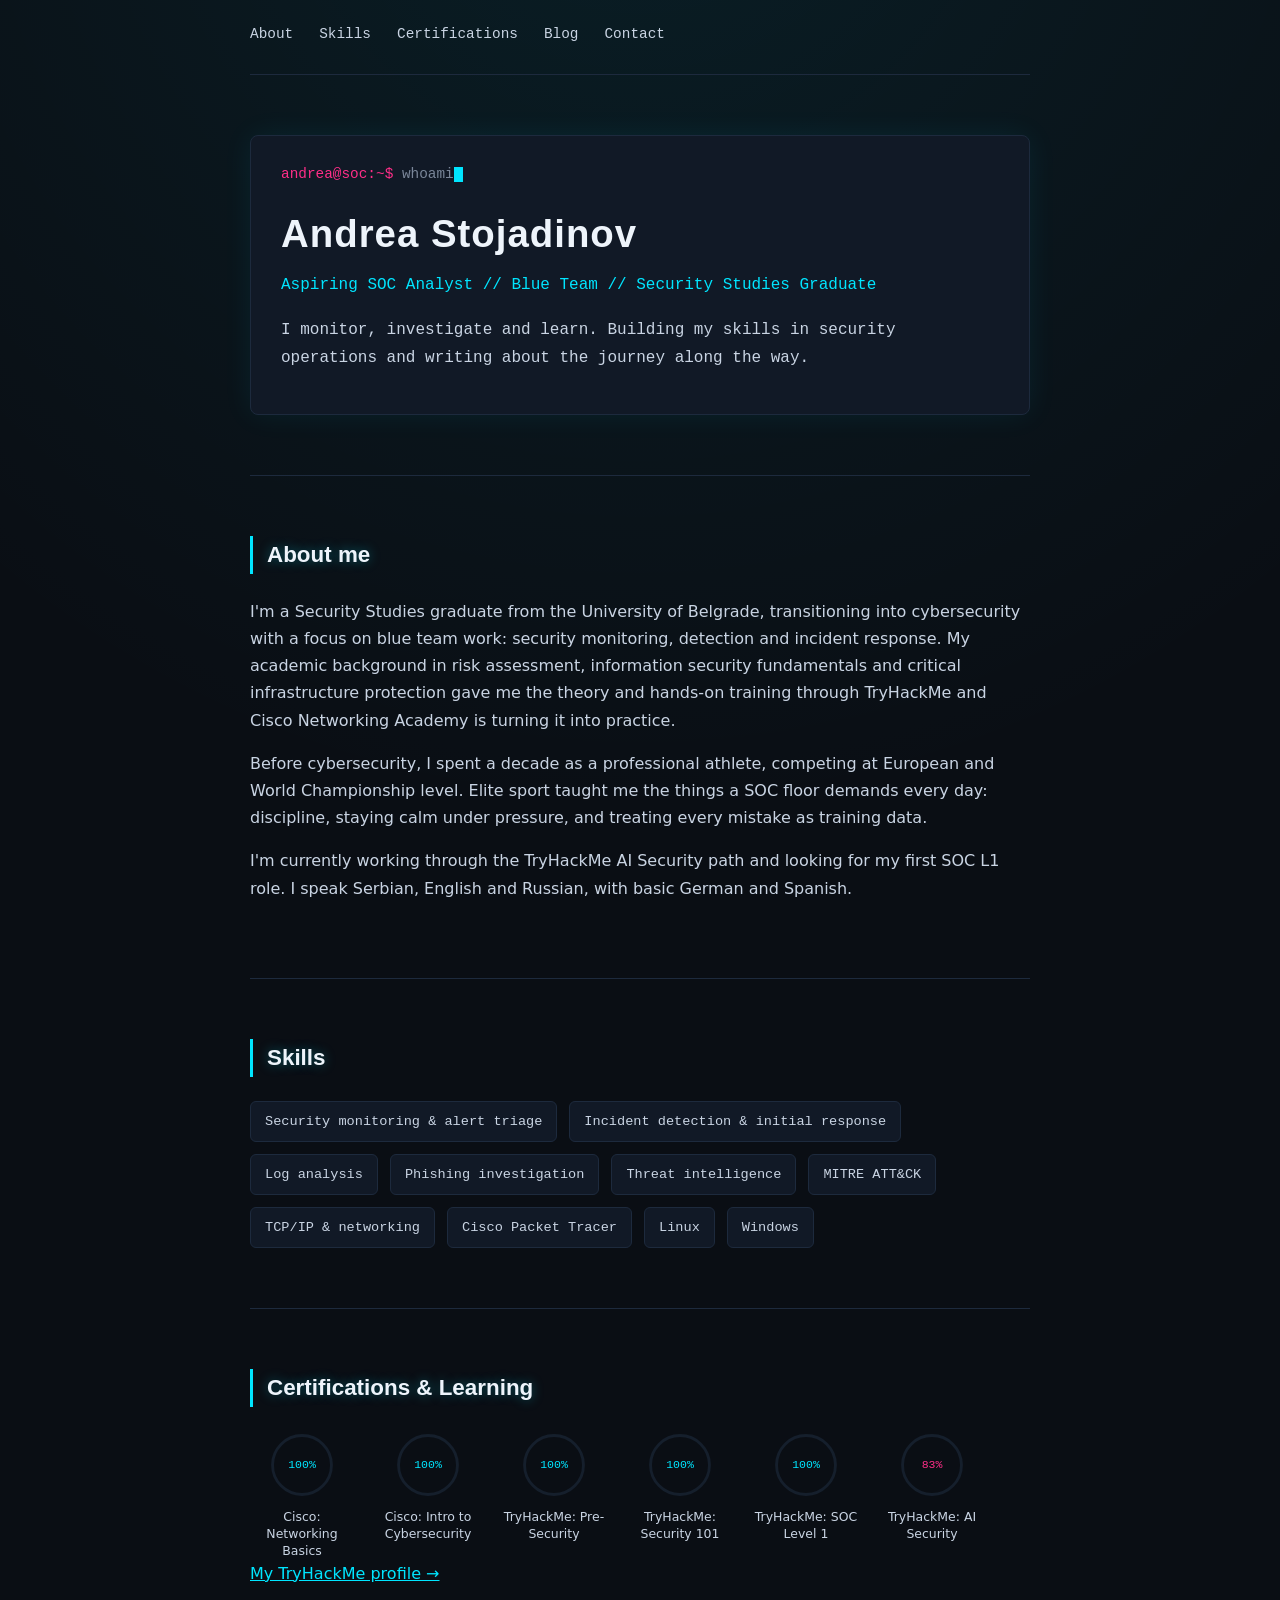
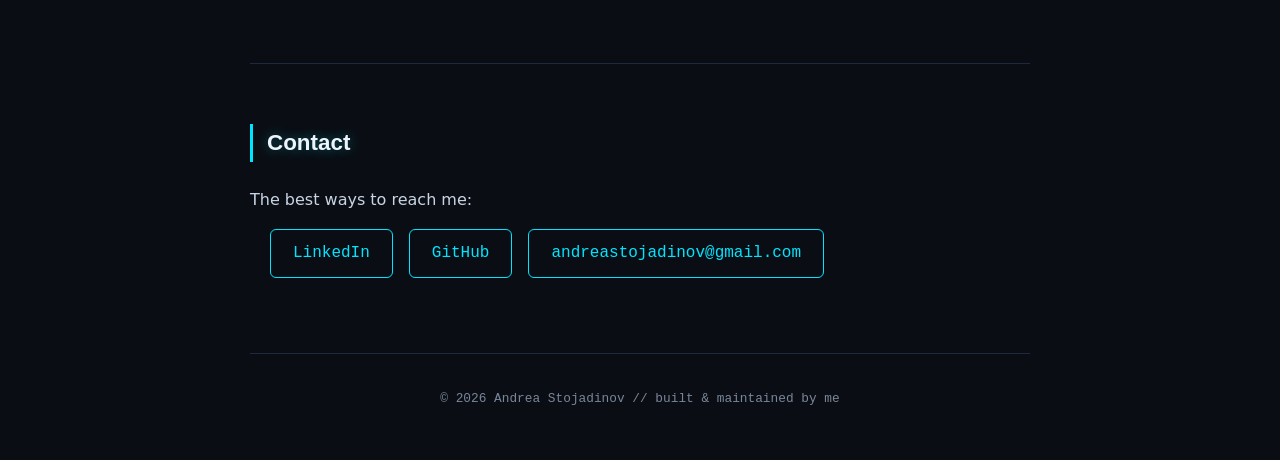
<file: index.html>
<!DOCTYPE html>
<html lang="en">
<head>
    <meta charset="UTF-8">
    <meta name="viewport" content="width=device-width, initial-scale=1.0">
    <meta http-equiv="Content-Security-Policy" content="default-src 'self'; script-src 'self'; style-src 'self' https://fonts.googleapis.com; font-src 'self' https://fonts.gstatic.com; img-src 'self' data:; connect-src 'self'; base-uri 'self'; form-action 'none'; object-src 'none'; upgrade-insecure-requests">
    <meta name="referrer" content="strict-origin-when-cross-origin">

    <title>Andrea Stojadinov | Aspiring SOC Analyst</title>

    <link rel="preconnect" href="https://fonts.googleapis.com">
    <link rel="preconnect" href="https://fonts.gstatic.com" crossorigin>
    <link href="https://fonts.googleapis.com/css2?family=Chakra+Petch:wght@600;700&family=JetBrains+Mono:wght@400;500&display=swap" rel="stylesheet">

    <link rel="stylesheet" href="style.css">
</head>
<body>

    <nav>
        <a href="#about">About</a>
        <a href="#skills">Skills</a>
        <a href="#certifications">Certifications</a>
        <a href="blog.html">Blog</a>
        <a href="#contact">Contact</a>
    </nav>

    <section id="home">
        <div class="terminal">
            <p class="cmd-line"><span class="prompt">andrea@soc:~$</span> whoami<span class="cursor"></span></p>
            <h1>Andrea Stojadinov</h1>
            <p class="tagline">Aspiring SOC Analyst // Blue Team // Security Studies Graduate</p>
            <p>
                I monitor, investigate and learn. Building my skills in security
                operations and writing about the journey along the way.
            </p>
        </div>
    </section>

    <section id="about">
        <h2>About me</h2>
        <p>
            I'm a Security Studies graduate from the University of Belgrade,
            transitioning into cybersecurity with a focus on blue team work:
            security monitoring, detection and incident response. My academic
            background in risk assessment, information security fundamentals
            and critical infrastructure protection gave me the theory and
            hands-on training through TryHackMe and Cisco Networking Academy
            is turning it into practice.
        </p>
        <p>
            Before cybersecurity, I spent a decade as a professional athlete,
            competing at European and World Championship level. Elite sport
            taught me the things a SOC floor demands every day: discipline,
            staying calm under pressure, and treating every mistake as
            training data.
        </p>
        <p>
            I'm currently working through the TryHackMe AI Security path and
            looking for my first SOC L1 role. I speak Serbian, English and
            Russian, with basic German and Spanish.
        </p>
    </section>

    <section id="skills">
        <h2>Skills</h2>
        <ul class="chips">
            <li>Security monitoring &amp; alert triage</li>
            <li>Incident detection &amp; initial response</li>
            <li>Log analysis</li>
            <li>Phishing investigation</li>
            <li>Threat intelligence</li>
            <li>MITRE ATT&amp;CK</li>
            <li>TCP/IP &amp; networking</li>
            <li>Cisco Packet Tracer</li>
            <li>Linux</li>
            <li>Windows</li>
        </ul>
    </section>

    <section id="certifications">
        <h2>Certifications &amp; Learning</h2>
        <div class="cert-grid">

            <div class="cert-ring done" data-percent="100">
                <svg class="ring" viewBox="0 0 120 120" aria-hidden="true">
                    <circle class="ring-track" cx="60" cy="60" r="52"></circle>
                    <circle class="ring-fill" cx="60" cy="60" r="52"></circle>
                </svg>
                <span class="ring-pct">100%</span>
                <span class="cert-name">Cisco: Networking Basics</span>
            </div>

            <div class="cert-ring done" data-percent="100">
                <svg class="ring" viewBox="0 0 120 120" aria-hidden="true">
                    <circle class="ring-track" cx="60" cy="60" r="52"></circle>
                    <circle class="ring-fill" cx="60" cy="60" r="52"></circle>
                </svg>
                <span class="ring-pct">100%</span>
                <span class="cert-name">Cisco: Intro to Cybersecurity</span>
            </div>

            <div class="cert-ring done" data-percent="100">
                <svg class="ring" viewBox="0 0 120 120" aria-hidden="true">
                    <circle class="ring-track" cx="60" cy="60" r="52"></circle>
                    <circle class="ring-fill" cx="60" cy="60" r="52"></circle>
                </svg>
                <span class="ring-pct">100%</span>
                <span class="cert-name">TryHackMe: Pre-Security</span>
            </div>

            <div class="cert-ring done" data-percent="100">
                <svg class="ring" viewBox="0 0 120 120" aria-hidden="true">
                    <circle class="ring-track" cx="60" cy="60" r="52"></circle>
                    <circle class="ring-fill" cx="60" cy="60" r="52"></circle>
                </svg>
                <span class="ring-pct">100%</span>
                <span class="cert-name">TryHackMe: Security 101</span>
            </div>

            <div class="cert-ring done" data-percent="100">
                <svg class="ring" viewBox="0 0 120 120" aria-hidden="true">
                    <circle class="ring-track" cx="60" cy="60" r="52"></circle>
                    <circle class="ring-fill" cx="60" cy="60" r="52"></circle>
                </svg>
                <span class="ring-pct">100%</span>
                <span class="cert-name">TryHackMe: SOC Level 1</span>
            </div>

            <div class="cert-ring progress" data-percent="83">
                <svg class="ring" viewBox="0 0 120 120" aria-hidden="true">
                    <circle class="ring-track" cx="60" cy="60" r="52"></circle>
                    <circle class="ring-fill" cx="60" cy="60" r="52"></circle>
                </svg>
                <span class="ring-pct">83%</span>
                <span class="cert-name">TryHackMe: AI Security</span>
            </div>

        </div>
        <p>
            <a href="https://tryhackme.com/p/AndreaStojadinov" target="_blank" rel="noopener noreferrer">My TryHackMe profile &rarr;</a>
        </p>
    </section>

    <section id="contact">
        <h2>Contact</h2>
        <p>The best ways to reach me:</p>
        <ul class="contact-links">
            <li><a href="https://www.linkedin.com/in/andrea-stojadinov-2642943a7/" target="_blank" rel="noopener noreferrer">LinkedIn</a></li>
            <li><a href="https://github.com/andreastojadinov" target="_blank" rel="noopener noreferrer">GitHub</a></li>
            <li><a id="email-link">Email</a></li>
        </ul>
    </section>

    <footer>
        <p>&copy; 2026 Andrea Stojadinov // built &amp; maintained by me</p>
    </footer>

    <script src="main.js"></script>

</body>
</html>
</file>
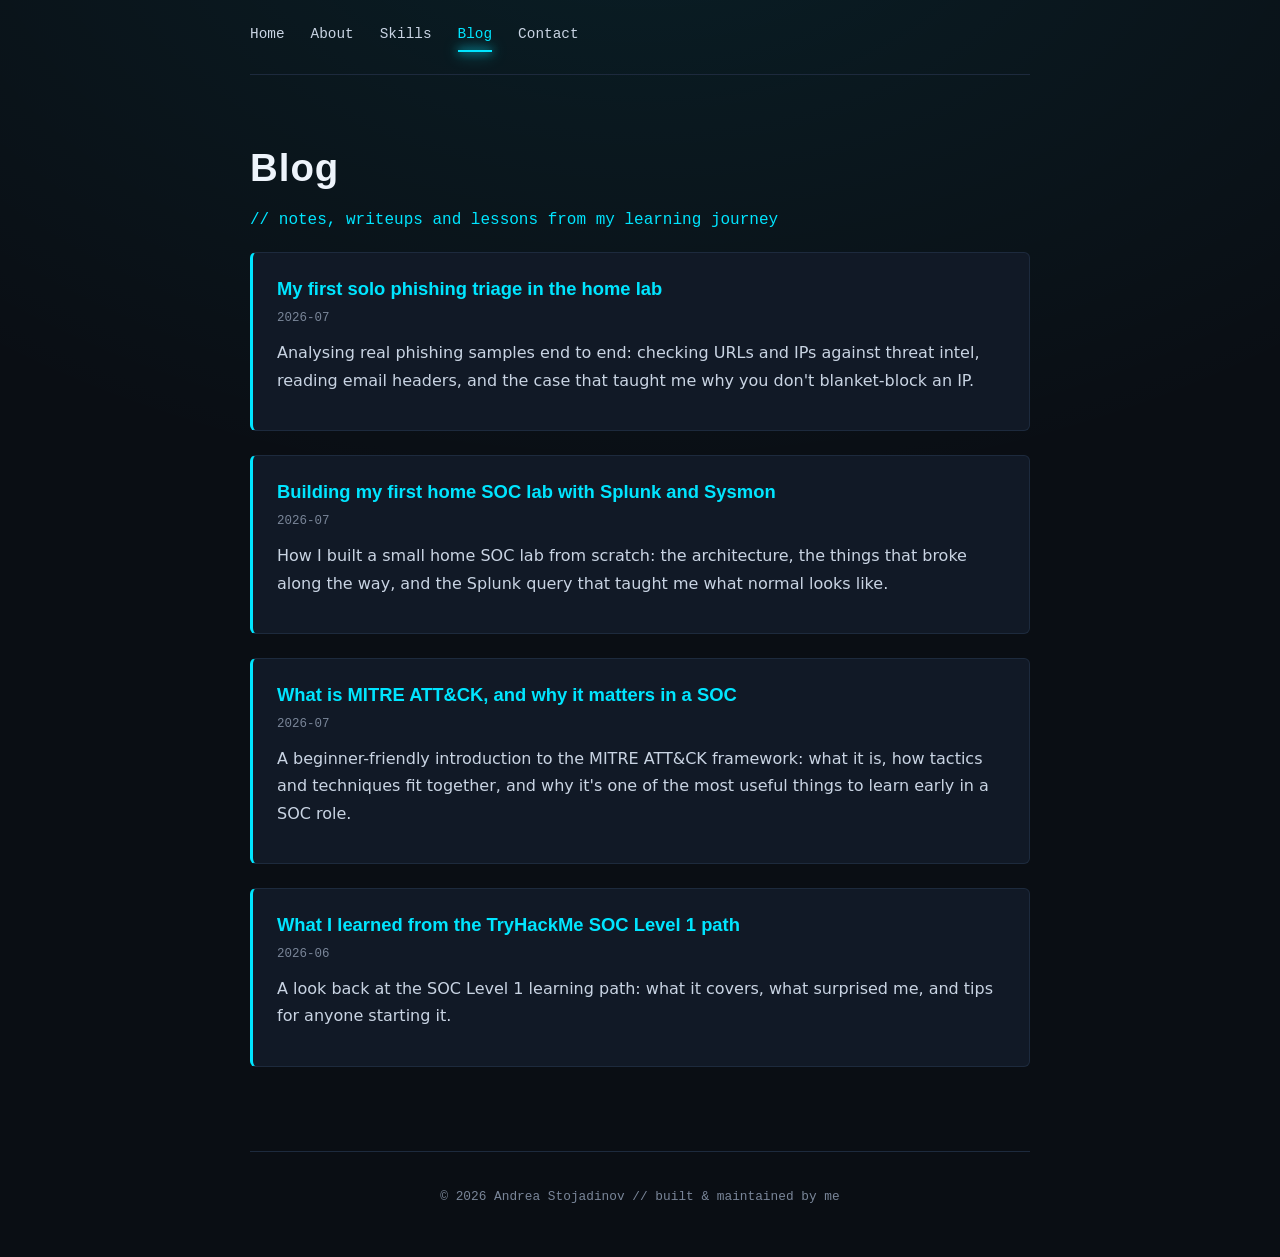
<file: blog.html>
<!DOCTYPE html>
<html lang="en">
<head>
    <meta charset="UTF-8">
    <meta name="viewport" content="width=device-width, initial-scale=1.0">
    <meta http-equiv="Content-Security-Policy" content="default-src 'self'; script-src 'self'; style-src 'self' https://fonts.googleapis.com; font-src 'self' https://fonts.gstatic.com; img-src 'self' data:; connect-src 'self'; base-uri 'self'; form-action 'none'; object-src 'none'; upgrade-insecure-requests">
    <meta name="referrer" content="strict-origin-when-cross-origin">

    <title>Blog | Andrea Stojadinov</title>

    <link rel="preconnect" href="https://fonts.googleapis.com">
    <link rel="preconnect" href="https://fonts.gstatic.com" crossorigin>
    <link href="https://fonts.googleapis.com/css2?family=Chakra+Petch:wght@600;700&family=JetBrains+Mono:wght@400;500&display=swap" rel="stylesheet">

    <link rel="stylesheet" href="style.css">
</head>
<body>

    <nav>
        <a href="index.html">Home</a>
        <a href="index.html#about">About</a>
        <a href="index.html#skills">Skills</a>
        <a href="blog.html" class="active">Blog</a>
        <a href="index.html#contact">Contact</a>
    </nav>

    <section id="blog">
        <h1>Blog</h1>
        <p class="tagline">// notes, writeups and lessons from my learning journey</p>

        <div class="post-preview">
            <h3><a href="posts/phishing-triage-home-lab.html">My first solo phishing triage in the home lab</a></h3>
            <p class="post-date">2026-07</p>
            <p>
                Analysing real phishing samples end to end: checking URLs and
                IPs against threat intel, reading email headers, and the case
                that taught me why you don't blanket-block an IP.
            </p>
        </div>

        <div class="post-preview">
            <h3><a href="posts/building-home-soc-lab.html">Building my first home SOC lab with Splunk and Sysmon</a></h3>
            <p class="post-date">2026-07</p>
            <p>
                How I built a small home SOC lab from scratch: the
                architecture, the things that broke along the way, and the
                Splunk query that taught me what normal looks like.
            </p>
        </div>

        <div class="post-preview">
            <h3><a href="posts/mitre-attack-explained.html">What is MITRE ATT&amp;CK, and why it matters in a SOC</a></h3>
            <p class="post-date">2026-07</p>
            <p>
                A beginner-friendly introduction to the MITRE ATT&amp;CK
                framework: what it is, how tactics and techniques fit together,
                and why it's one of the most useful things to learn early in a
                SOC role.
            </p>
        </div>

        <div class="post-preview">
            <h3><a href="posts/soc-l1-path-review.html">What I learned from the TryHackMe SOC Level 1 path</a></h3>
            <p class="post-date">2026-06</p>
            <p>
                A look back at the SOC Level 1 learning path: what it covers,
                what surprised me, and tips for anyone starting it.
            </p>
        </div>

    </section>

    <footer>
        <p>&copy; 2026 Andrea Stojadinov // built &amp; maintained by me</p>
    </footer>

</body>
</html>
</file>
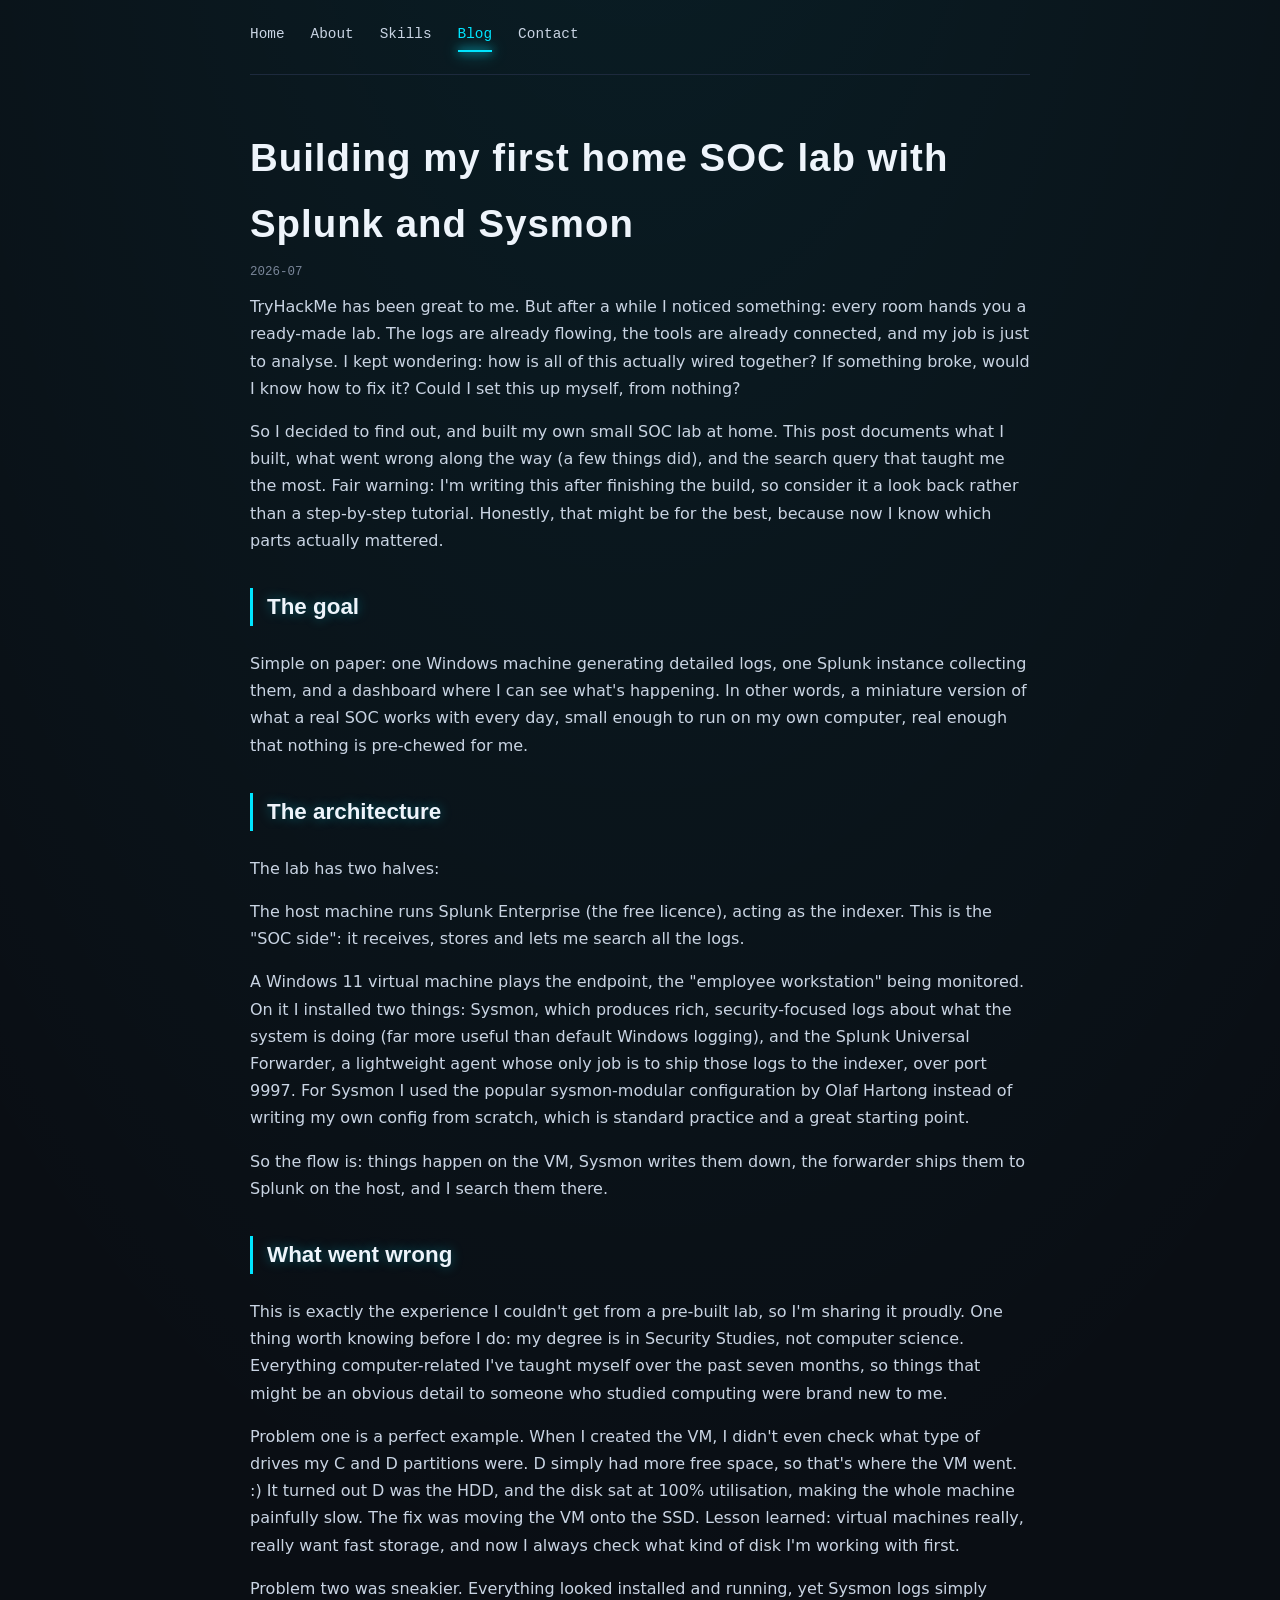
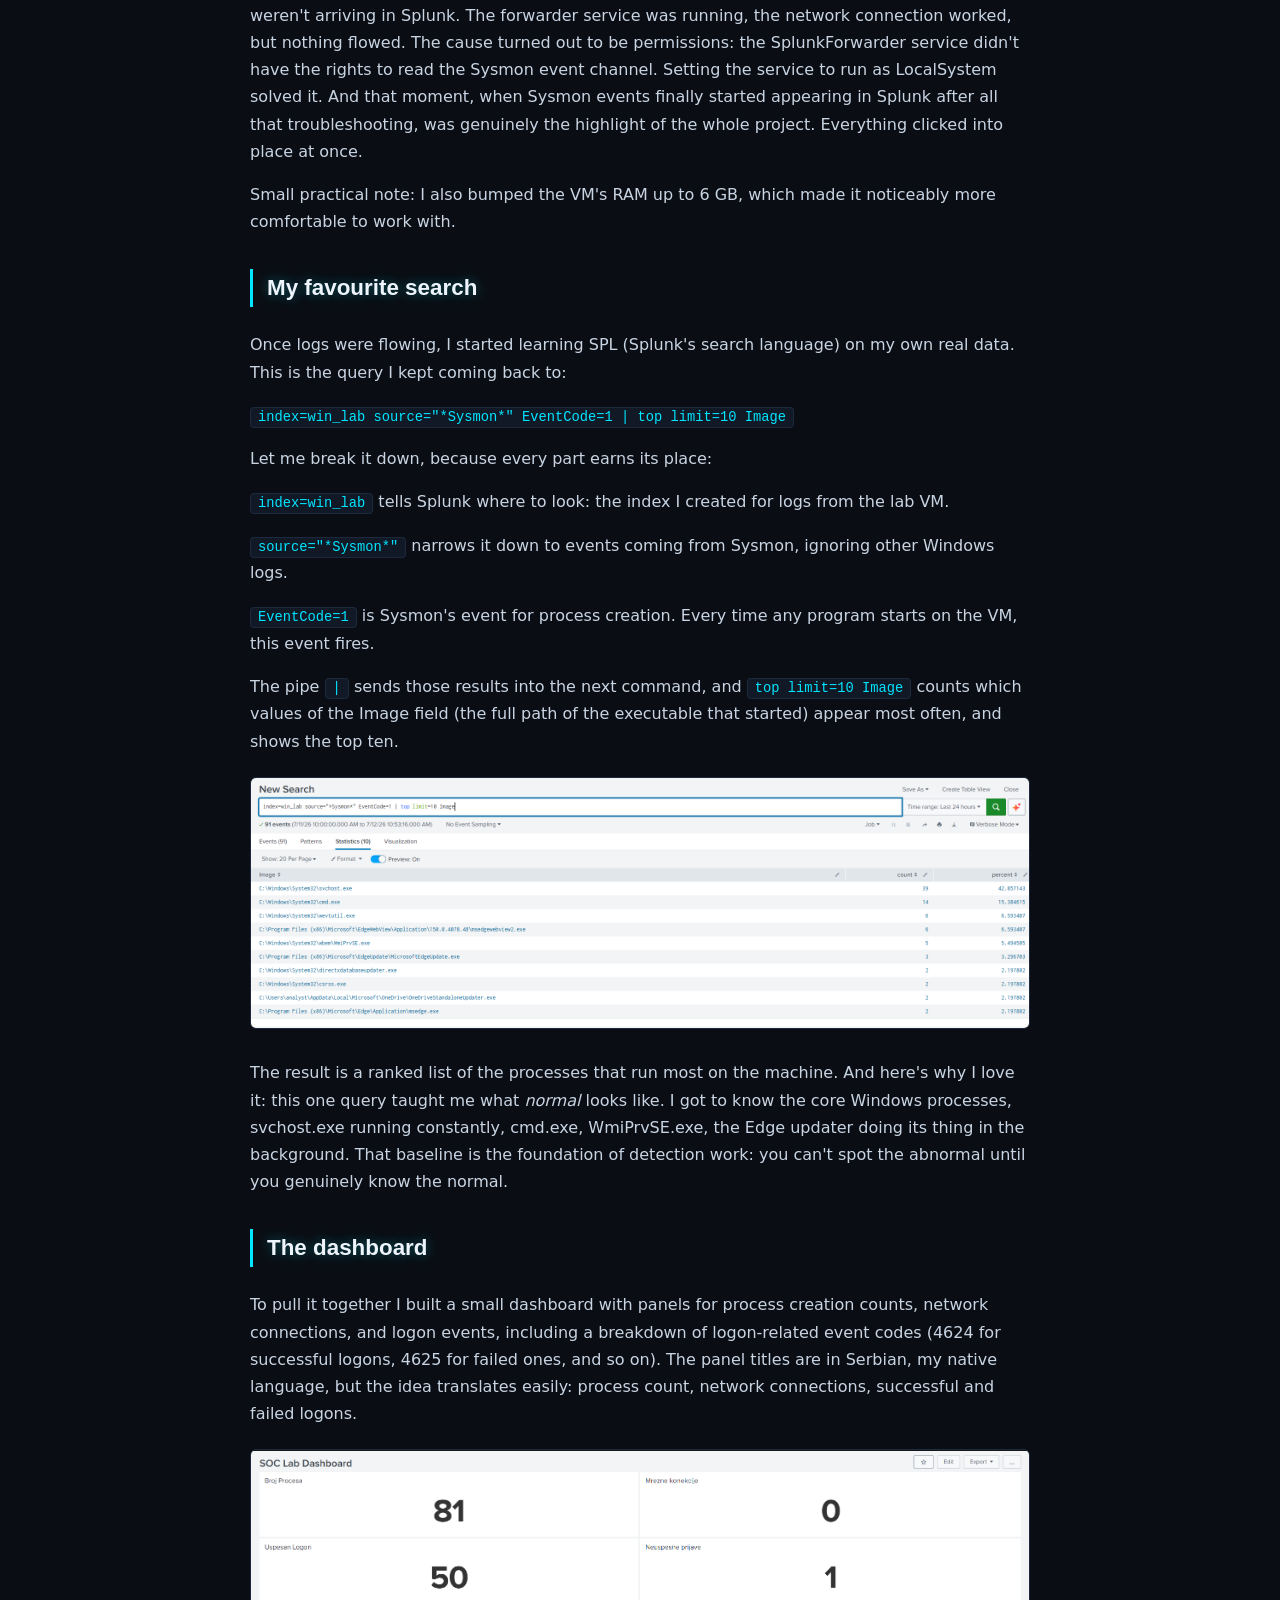
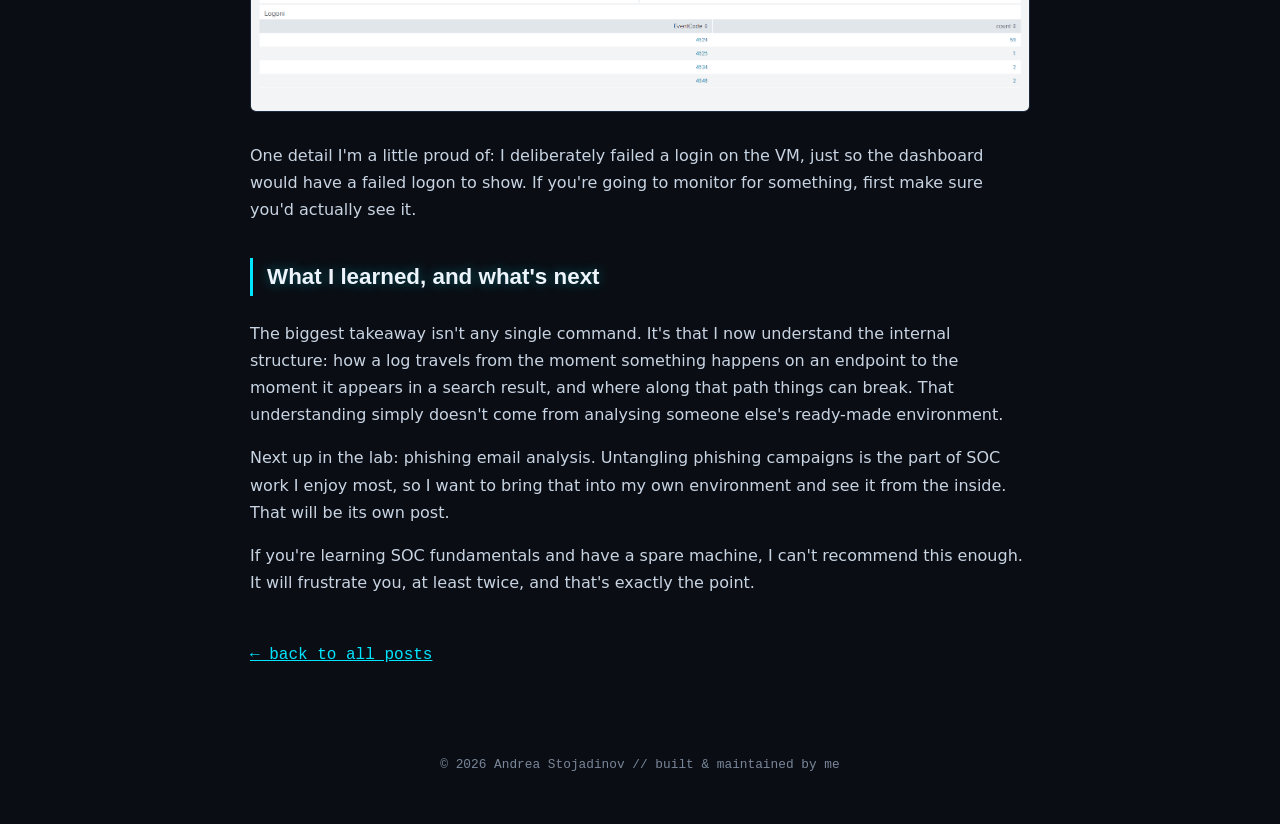
<file: posts/building-home-soc-lab.html>
<!DOCTYPE html>
<html lang="en">
<head>
    <meta charset="UTF-8">
    <meta name="viewport" content="width=device-width, initial-scale=1.0">
    <meta http-equiv="Content-Security-Policy" content="default-src 'self'; script-src 'self'; style-src 'self' https://fonts.googleapis.com; font-src 'self' https://fonts.gstatic.com; img-src 'self' data:; connect-src 'self'; base-uri 'self'; form-action 'none'; object-src 'none'; upgrade-insecure-requests">
    <meta name="referrer" content="strict-origin-when-cross-origin">

    <title>Building my first home SOC lab with Splunk and Sysmon | Andrea Stojadinov</title>

    <link rel="preconnect" href="https://fonts.googleapis.com">
    <link rel="preconnect" href="https://fonts.gstatic.com" crossorigin>
    <link href="https://fonts.googleapis.com/css2?family=Chakra+Petch:wght@600;700&family=JetBrains+Mono:wght@400;500&display=swap" rel="stylesheet">

    <link rel="stylesheet" href="../style.css">
</head>
<body>

    <nav>
        <a href="../index.html">Home</a>
        <a href="../index.html#about">About</a>
        <a href="../index.html#skills">Skills</a>
        <a href="../blog.html" class="active">Blog</a>
        <a href="../index.html#contact">Contact</a>
    </nav>

    <article>
        <h1>Building my first home SOC lab with Splunk and Sysmon</h1>
        <p class="post-date">2026-07</p>

        <p>
            TryHackMe has been great to me. But after a while I noticed
            something: every room hands you a ready-made lab. The logs are
            already flowing, the tools are already connected, and my job is
            just to analyse. I kept wondering: how is all of this actually
            wired together? If something broke, would I know how to fix it?
            Could I set this up myself, from nothing?
        </p>
        <p>
            So I decided to find out, and built my own small SOC lab at home.
            This post documents what I built, what went wrong along the way (a
            few things did), and the search query that taught me the most. Fair
            warning: I'm writing this after finishing the build, so consider it
            a look back rather than a step-by-step tutorial. Honestly, that
            might be for the best, because now I know which parts actually
            mattered.
        </p>

        <h2>The goal</h2>
        <p>
            Simple on paper: one Windows machine generating detailed logs, one
            Splunk instance collecting them, and a dashboard where I can see
            what's happening. In other words, a miniature version of what a
            real SOC works with every day, small enough to run on my own
            computer, real enough that nothing is pre-chewed for me.
        </p>

        <h2>The architecture</h2>
        <p>
            The lab has two halves:
        </p>
        <p>
            The host machine runs Splunk Enterprise (the free licence), acting
            as the indexer. This is the "SOC side": it receives, stores and
            lets me search all the logs.
        </p>
        <p>
            A Windows 11 virtual machine plays the endpoint, the "employee
            workstation" being monitored. On it I installed two things: Sysmon,
            which produces rich, security-focused logs about what the system is
            doing (far more useful than default Windows logging), and the
            Splunk Universal Forwarder, a lightweight agent whose only job is
            to ship those logs to the indexer, over port 9997. For Sysmon I
            used the popular sysmon-modular configuration by Olaf Hartong
            instead of writing my own config from scratch, which is standard
            practice and a great starting point.
        </p>
        <p>
            So the flow is: things happen on the VM, Sysmon writes them down,
            the forwarder ships them to Splunk on the host, and I search them
            there.
        </p>

        <h2>What went wrong</h2>
        <p>
            This is exactly the experience I couldn't get from a pre-built lab,
            so I'm sharing it proudly. One thing worth knowing before I do: my
            degree is in Security Studies, not computer science. Everything
            computer-related I've taught myself over the past seven months, so
            things that might be an obvious detail to someone who studied
            computing were brand new to me.
        </p>
        <p>
            Problem one is a perfect example. When I created the VM, I didn't
            even check what type of drives my C and D partitions were. D simply
            had more free space, so that's where the VM went. :) It turned out
            D was the HDD, and the disk sat at 100% utilisation, making the
            whole machine painfully slow. The fix was moving the VM onto the
            SSD. Lesson learned: virtual machines really, really want fast
            storage, and now I always check what kind of disk I'm working with
            first.
        </p>
        <p>
            Problem two was sneakier. Everything looked installed and running,
            yet Sysmon logs simply weren't arriving in Splunk. The forwarder
            service was running, the network connection worked, but nothing
            flowed. The cause turned out to be permissions: the SplunkForwarder
            service didn't have the rights to read the Sysmon event channel.
            Setting the service to run as LocalSystem solved it. And that
            moment, when Sysmon events finally started appearing in Splunk
            after all that troubleshooting, was genuinely the highlight of the
            whole project. Everything clicked into place at once.
        </p>
        <p>
            Small practical note: I also bumped the VM's RAM up to 6 GB, which
            made it noticeably more comfortable to work with.
        </p>

        <h2>My favourite search</h2>
        <p>
            Once logs were flowing, I started learning SPL (Splunk's search
            language) on my own real data. This is the query I kept coming back
            to:
        </p>
        <p>
            <code>index=win_lab source="*Sysmon*" EventCode=1 | top limit=10 Image</code>
        </p>
        <p>
            Let me break it down, because every part earns its place:
        </p>
        <p>
            <code>index=win_lab</code> tells Splunk where to look: the index I
            created for logs from the lab VM.
        </p>
        <p>
            <code>source="*Sysmon*"</code> narrows it down to events coming
            from Sysmon, ignoring other Windows logs.
        </p>
        <p>
            <code>EventCode=1</code> is Sysmon's event for process creation.
            Every time any program starts on the VM, this event fires.
        </p>
        <p>
            The pipe <code>|</code> sends those results into the next command,
            and <code>top limit=10 Image</code> counts which values of the
            Image field (the full path of the executable that started) appear
            most often, and shows the top ten.
        </p>
        <img src="../images/splunk-top-processes.png" alt="Splunk search results showing the top 10 most frequently started processes on the lab VM">
        <p>
            The result is a ranked list of the processes that run most on the
            machine. And here's why I love it: this one query taught me what
            <em>normal</em> looks like. I got to know the core Windows
            processes, svchost.exe running constantly, cmd.exe, WmiPrvSE.exe,
            the Edge updater doing its thing in the background. That baseline
            is the foundation of detection work: you can't spot the abnormal
            until you genuinely know the normal.
        </p>

        <h2>The dashboard</h2>
        <p>
            To pull it together I built a small dashboard with panels for
            process creation counts, network connections, and logon events,
            including a breakdown of logon-related event codes (4624 for
            successful logons, 4625 for failed ones, and so on). The panel
            titles are in Serbian, my native language, but the idea translates
            easily: process count, network connections, successful and failed
            logons.
        </p>
        <img src="../images/soc-lab-dashboard.png" alt="SOC lab dashboard in Splunk with panels for process count, network connections, successful and failed logons">
        <p>
            One detail I'm a little proud of: I deliberately failed a login on
            the VM, just so the dashboard would have a failed logon to show. If
            you're going to monitor for something, first make sure you'd
            actually see it.
        </p>

        <h2>What I learned, and what's next</h2>
        <p>
            The biggest takeaway isn't any single command. It's that I now
            understand the internal structure: how a log travels from the
            moment something happens on an endpoint to the moment it appears in
            a search result, and where along that path things can break. That
            understanding simply doesn't come from analysing someone else's
            ready-made environment.
        </p>
        <p>
            Next up in the lab: phishing email analysis. Untangling phishing
            campaigns is the part of SOC work I enjoy most, so I want to bring
            that into my own environment and see it from the inside. That will
            be its own post.
        </p>
        <p>
            If you're learning SOC fundamentals and have a spare machine, I
            can't recommend this enough. It will frustrate you, at least twice,
            and that's exactly the point.
        </p>

        <a class="back-link" href="../blog.html">&larr; back to all posts</a>
    </article>

    <footer>
        <p>&copy; 2026 Andrea Stojadinov // built &amp; maintained by me</p>
    </footer>

</body>
</html>
</file>
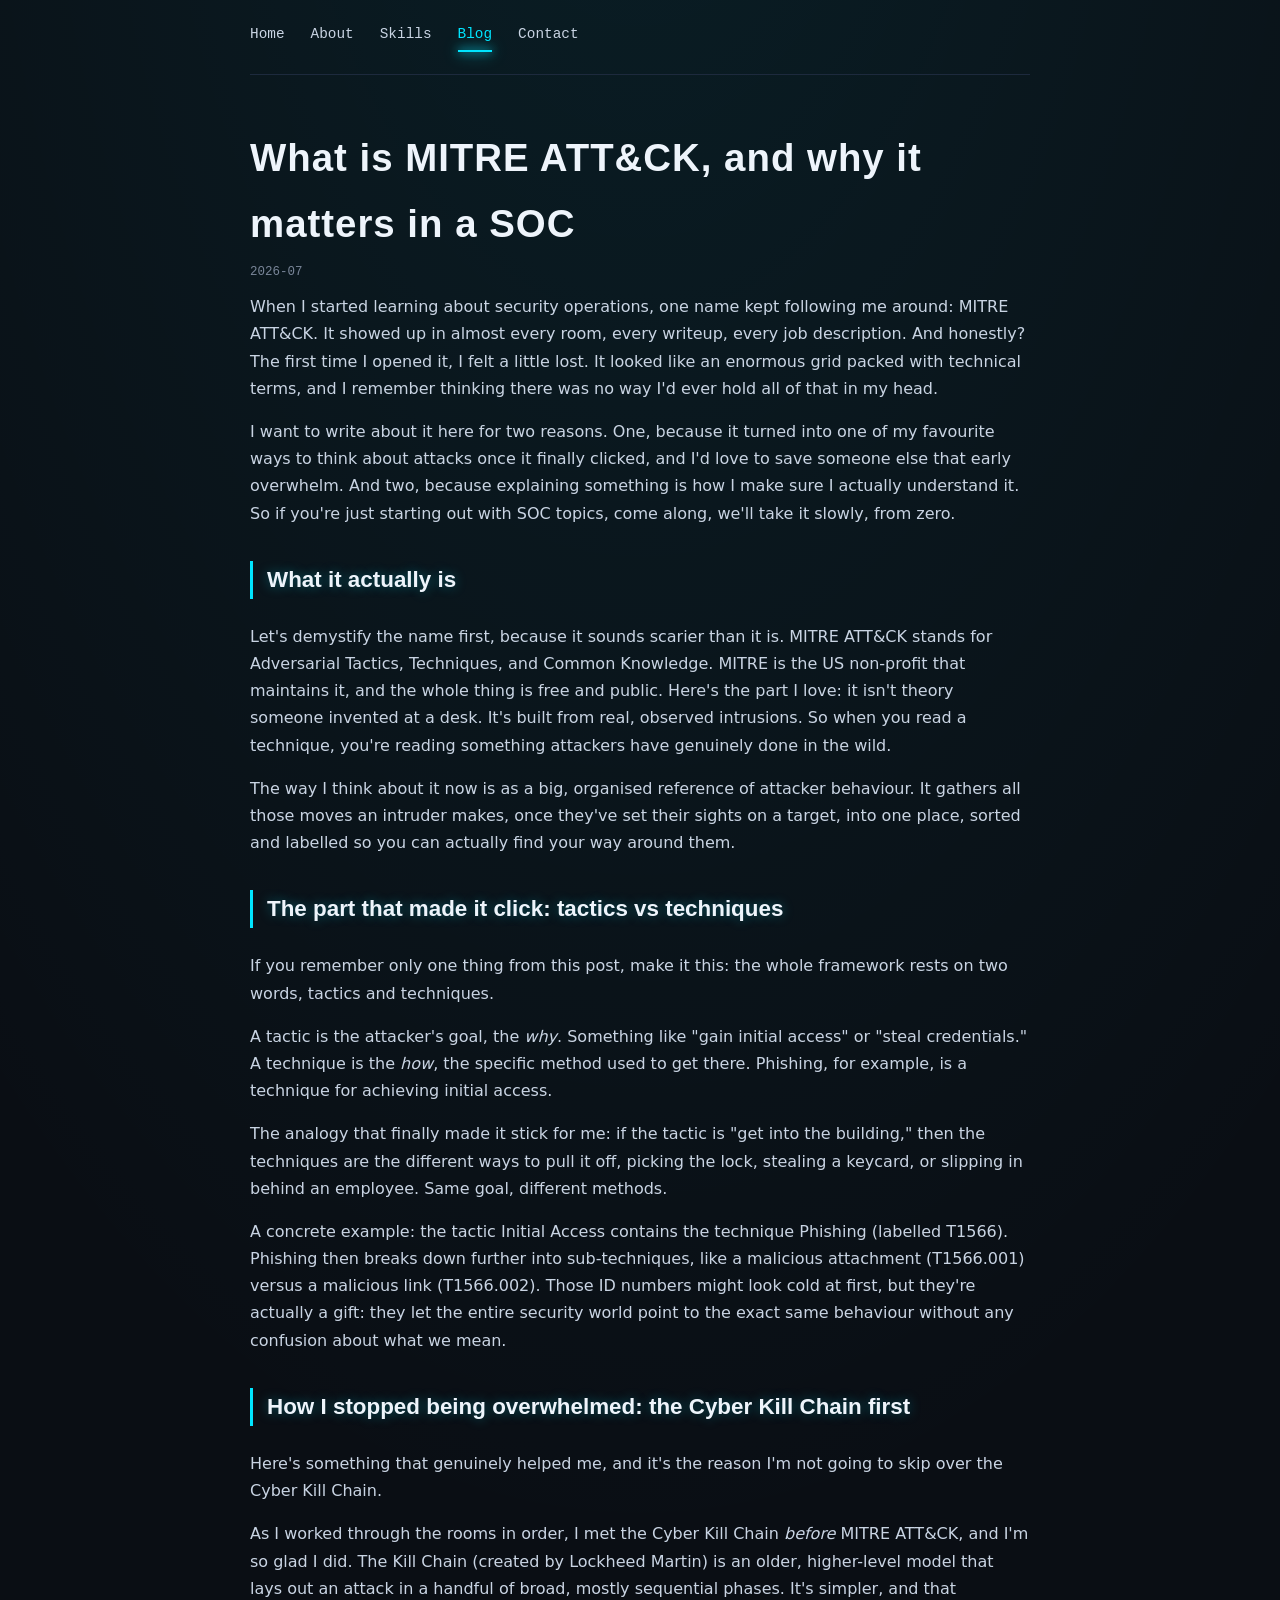
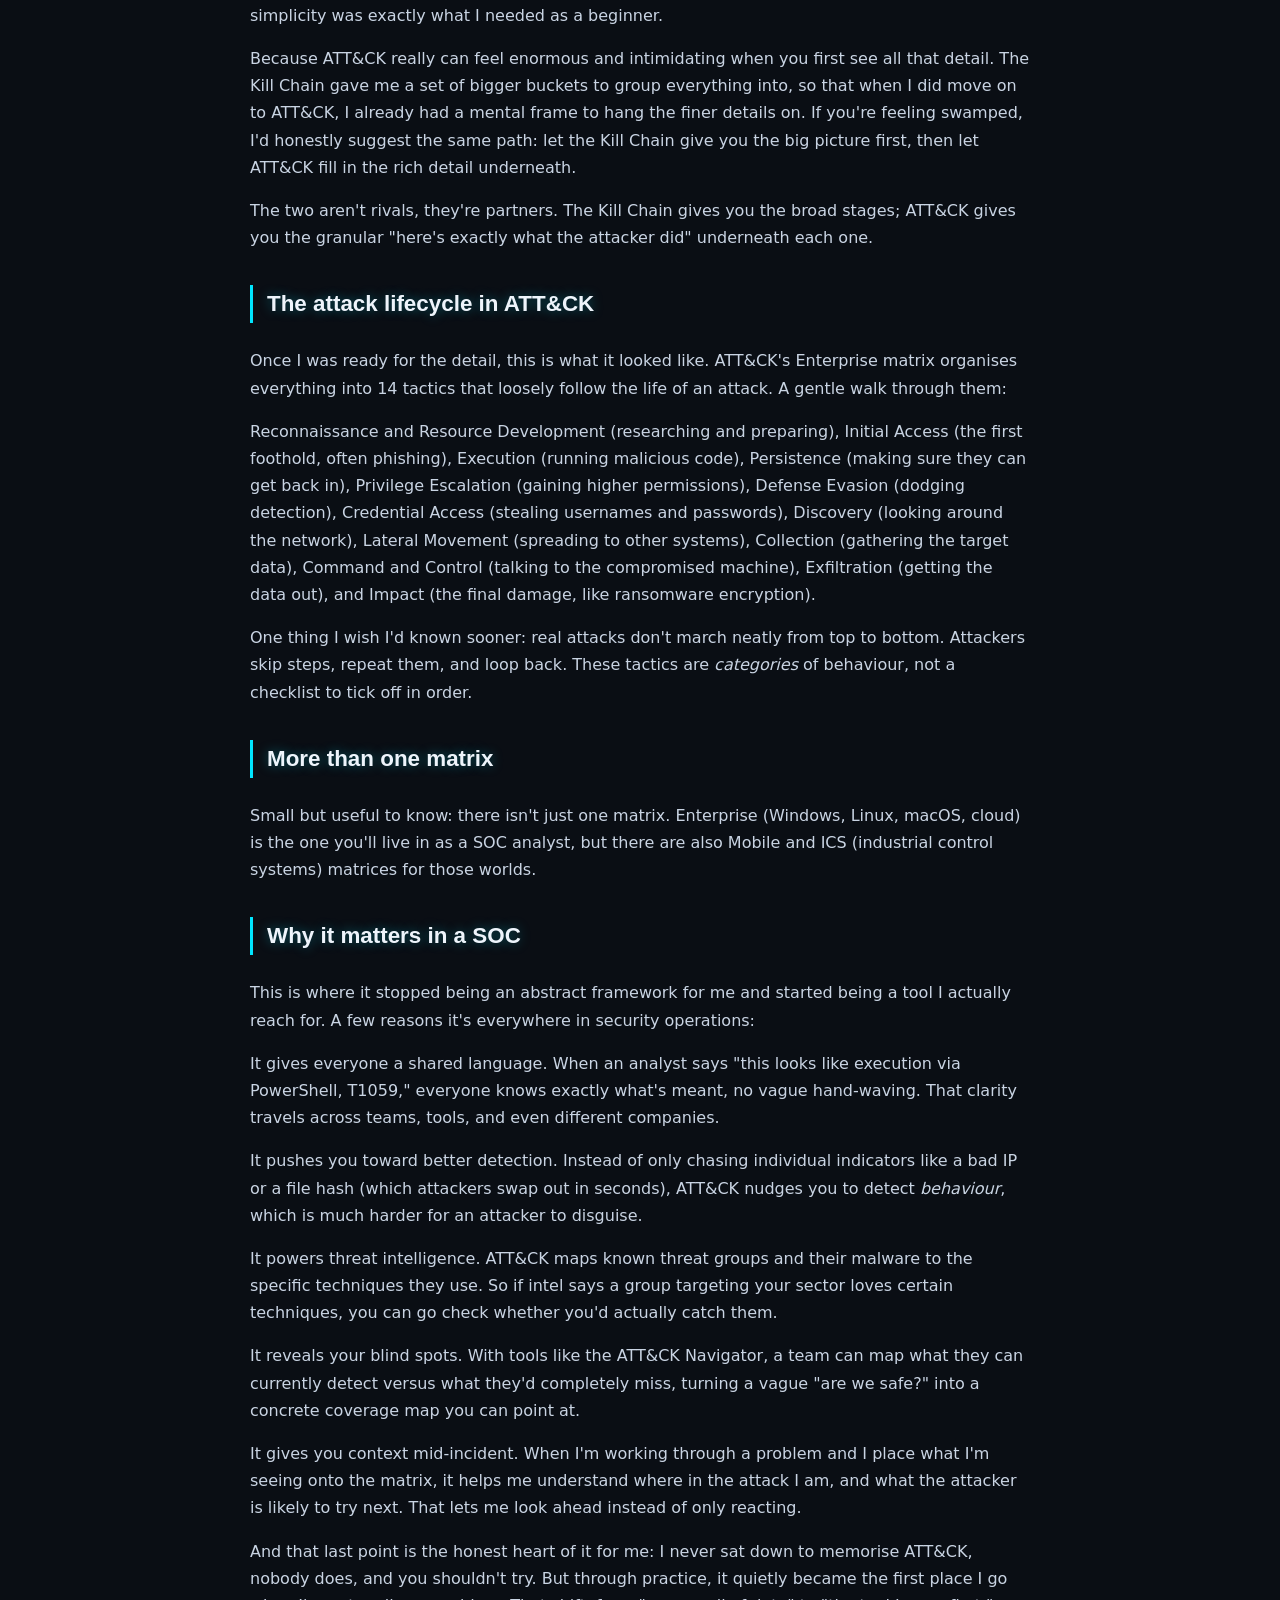
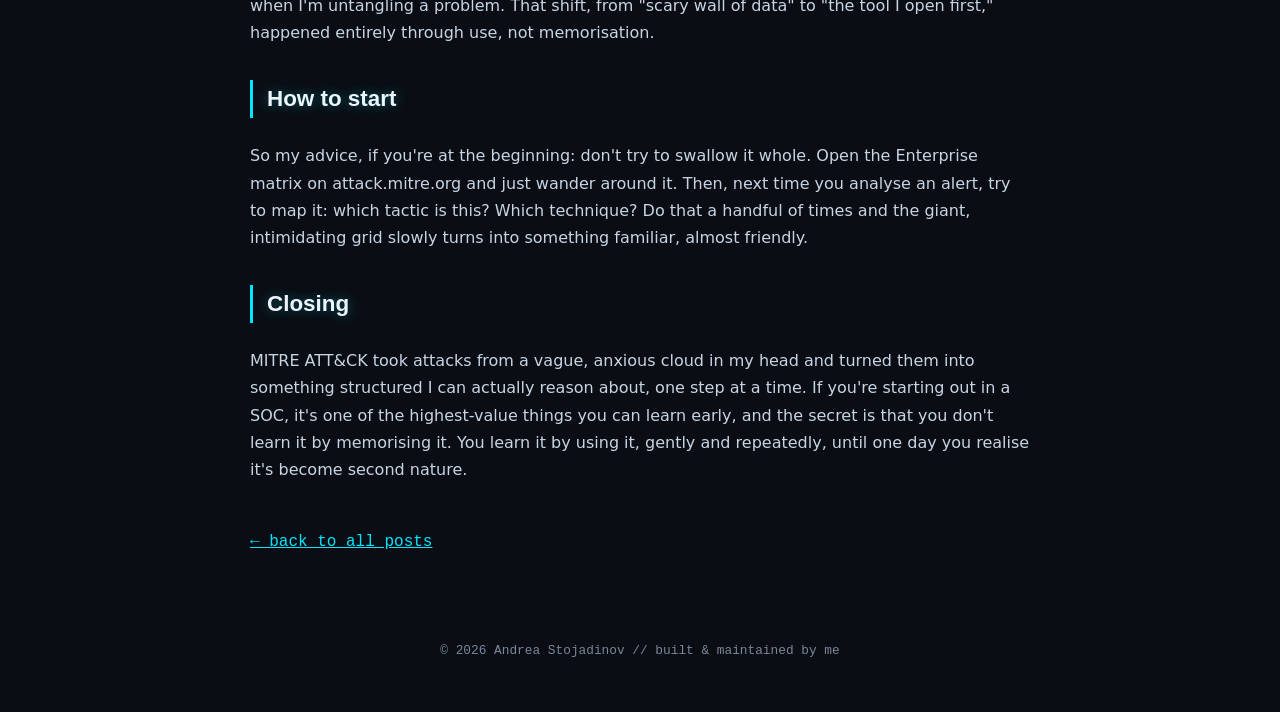
<file: posts/mitre-attack-explained.html>
<!DOCTYPE html>
<html lang="en">
<head>
    <meta charset="UTF-8">
    <meta name="viewport" content="width=device-width, initial-scale=1.0">

    
    <meta http-equiv="Content-Security-Policy" content="default-src 'self'; script-src 'self'; style-src 'self' https://fonts.googleapis.com; font-src 'self' https://fonts.gstatic.com; img-src 'self' data:; connect-src 'self'; base-uri 'self'; form-action 'none'; object-src 'none'; upgrade-insecure-requests">
    <meta name="referrer" content="strict-origin-when-cross-origin">

    <title>What is MITRE ATT&amp;CK, and why it matters in a SOC | Andrea Stojadinov</title>

    <link rel="preconnect" href="https://fonts.googleapis.com">
    <link rel="preconnect" href="https://fonts.gstatic.com" crossorigin>
    <link href="https://fonts.googleapis.com/css2?family=Chakra+Petch:wght@600;700&family=JetBrains+Mono:wght@400;500&display=swap" rel="stylesheet">

    
    <link rel="stylesheet" href="../style.css">
</head>
<body>

    <nav>
        <a href="../index.html">Home</a>
        <a href="../index.html#about">About</a>
        <a href="../index.html#skills">Skills</a>
        <a href="../blog.html" class="active">Blog</a>
        <a href="../index.html#contact">Contact</a>
    </nav>

    <article>
        <h1>What is MITRE ATT&amp;CK, and why it matters in a SOC</h1>
        <p class="post-date">2026-07</p>

        <p>
            When I started learning about security operations, one name kept
            following me around: MITRE ATT&amp;CK. It showed up in almost every
            room, every writeup, every job description. And honestly? The first
            time I opened it, I felt a little lost. It looked like an enormous
            grid packed with technical terms, and I remember thinking there was
            no way I'd ever hold all of that in my head.
        </p>
        <p>
            I want to write about it here for two reasons. One, because it turned
            into one of my favourite ways to think about attacks once it finally
            clicked, and I'd love to save someone else that early overwhelm. And
            two, because explaining something is how I make sure I actually
            understand it. So if you're just starting out with SOC topics, come
            along, we'll take it slowly, from zero.
        </p>

        <h2>What it actually is</h2>
        <p>
            Let's demystify the name first, because it sounds scarier than it is.
            MITRE ATT&amp;CK stands for Adversarial Tactics, Techniques, and
            Common Knowledge. MITRE is the US non-profit that maintains it, and
            the whole thing is free and public. Here's the part I love: it isn't
            theory someone invented at a desk. It's built from real, observed
            intrusions. So when you read a technique, you're reading something
            attackers have genuinely done in the wild.
        </p>
        <p>
            The way I think about it now is as a big, organised reference of
            attacker behaviour. It gathers all those moves an intruder makes,
            once they've set their sights on a target, into one place, sorted
            and labelled so you can actually find your way around them.
        </p>

        <h2>The part that made it click: tactics vs techniques</h2>
        <p>
            If you remember only one thing from this post, make it this: the
            whole framework rests on two words, tactics and techniques.
        </p>
        <p>
            A tactic is the attacker's goal, the <em>why</em>. Something like
            "gain initial access" or "steal credentials." A technique is the
            <em>how</em>, the specific method used to get there. Phishing, for
            example, is a technique for achieving initial access.
        </p>
        <p>
            The analogy that finally made it stick for me: if the tactic is "get
            into the building," then the techniques are the different ways to
            pull it off, picking the lock, stealing a keycard, or slipping in
            behind an employee. Same goal, different methods.
        </p>
        <p>
            A concrete example: the tactic Initial Access contains the technique
            Phishing (labelled T1566). Phishing then breaks down further into
            sub-techniques, like a malicious attachment (T1566.001) versus a
            malicious link (T1566.002). Those ID numbers might look cold at
            first, but they're actually a gift: they let the entire security
            world point to the exact same behaviour without any confusion about
            what we mean.
        </p>

        <h2>How I stopped being overwhelmed: the Cyber Kill Chain first</h2>
        <p>
            Here's something that genuinely helped me, and it's the reason I'm
            not going to skip over the Cyber Kill Chain.
        </p>
        <p>
            As I worked through the rooms in order, I met the Cyber Kill Chain
            <em>before</em> MITRE ATT&amp;CK, and I'm so glad I did. The Kill
            Chain (created by Lockheed Martin) is an older, higher-level model
            that lays out an attack in a handful of broad, mostly sequential
            phases. It's simpler, and that simplicity was exactly what I needed
            as a beginner.
        </p>
        <p>
            Because ATT&amp;CK really can feel enormous and intimidating when you
            first see all that detail. The Kill Chain gave me a set of bigger
            buckets to group everything into, so that when I did move on to
            ATT&amp;CK, I already had a mental frame to hang the finer details
            on. If you're feeling swamped, I'd honestly suggest the same path:
            let the Kill Chain give you the big picture first, then let
            ATT&amp;CK fill in the rich detail underneath.
        </p>
        <p>
            The two aren't rivals, they're partners. The Kill Chain gives you the
            broad stages; ATT&amp;CK gives you the granular "here's exactly what
            the attacker did" underneath each one.
        </p>

        <h2>The attack lifecycle in ATT&amp;CK</h2>
        <p>
            Once I was ready for the detail, this is what it looked like.
            ATT&amp;CK's Enterprise matrix organises everything into 14 tactics
            that loosely follow the life of an attack. A gentle walk through
            them:
        </p>
        <p>
            Reconnaissance and Resource Development (researching and preparing),
            Initial Access (the first foothold, often phishing), Execution
            (running malicious code), Persistence (making sure they can get back
            in), Privilege Escalation (gaining higher permissions), Defense
            Evasion (dodging detection), Credential Access (stealing usernames
            and passwords), Discovery (looking around the network), Lateral
            Movement (spreading to other systems), Collection (gathering the
            target data), Command and Control (talking to the compromised
            machine), Exfiltration (getting the data out), and Impact (the final
            damage, like ransomware encryption).
        </p>
        <p>
            One thing I wish I'd known sooner: real attacks don't march neatly
            from top to bottom. Attackers skip steps, repeat them, and loop back.
            These tactics are <em>categories</em> of behaviour, not a checklist
            to tick off in order.
        </p>

        <h2>More than one matrix</h2>
        <p>
            Small but useful to know: there isn't just one matrix. Enterprise
            (Windows, Linux, macOS, cloud) is the one you'll live in as a SOC
            analyst, but there are also Mobile and ICS (industrial control
            systems) matrices for those worlds.
        </p>

        <h2>Why it matters in a SOC</h2>
        <p>
            This is where it stopped being an abstract framework for me and
            started being a tool I actually reach for. A few reasons it's
            everywhere in security operations:
        </p>
        <p>
            It gives everyone a shared language. When an analyst says "this looks
            like execution via PowerShell, T1059," everyone knows exactly what's
            meant, no vague hand-waving. That clarity travels across teams,
            tools, and even different companies.
        </p>
        <p>
            It pushes you toward better detection. Instead of only chasing
            individual indicators like a bad IP or a file hash (which attackers
            swap out in seconds), ATT&amp;CK nudges you to detect
            <em>behaviour</em>, which is much harder for an attacker to disguise.
        </p>
        <p>
            It powers threat intelligence. ATT&amp;CK maps known threat groups
            and their malware to the specific techniques they use. So if intel
            says a group targeting your sector loves certain techniques, you can
            go check whether you'd actually catch them.
        </p>
        <p>
            It reveals your blind spots. With tools like the ATT&amp;CK
            Navigator, a team can map what they can currently detect versus what
            they'd completely miss, turning a vague "are we safe?" into a
            concrete coverage map you can point at.
        </p>
        <p>
            It gives you context mid-incident. When I'm working through a problem
            and I place what I'm seeing onto the matrix, it helps me understand
            where in the attack I am, and what the attacker is likely to try
            next. That lets me look ahead instead of only reacting.
        </p>
        <p>
            And that last point is the honest heart of it for me: I never sat
            down to memorise ATT&amp;CK, nobody does, and you shouldn't try. But
            through practice, it quietly became the first place I go when I'm
            untangling a problem. That shift, from "scary wall of data" to "the
            tool I open first," happened entirely through use, not memorisation.
        </p>

        <h2>How to start</h2>
        <p>
            So my advice, if you're at the beginning: don't try to swallow it
            whole. Open the Enterprise matrix on attack.mitre.org and just wander
            around it. Then, next time you analyse an alert, try to map it: which
            tactic is this? Which technique? Do that a handful of times and the
            giant, intimidating grid slowly turns into something familiar, almost
            friendly.
        </p>

        <h2>Closing</h2>
        <p>
            MITRE ATT&amp;CK took attacks from a vague, anxious cloud in my head
            and turned them into something structured I can actually reason
            about, one step at a time. If you're starting out in a SOC, it's one
            of the highest-value things you can learn early, and the secret is
            that you don't learn it by memorising it. You learn it by using it,
            gently and repeatedly, until one day you realise it's become second
            nature.
        </p>

        <a class="back-link" href="../blog.html">&larr; back to all posts</a>
    </article>

    <footer>
        <p>&copy; 2026 Andrea Stojadinov // built &amp; maintained by me</p>
    </footer>

</body>
</html>
</file>
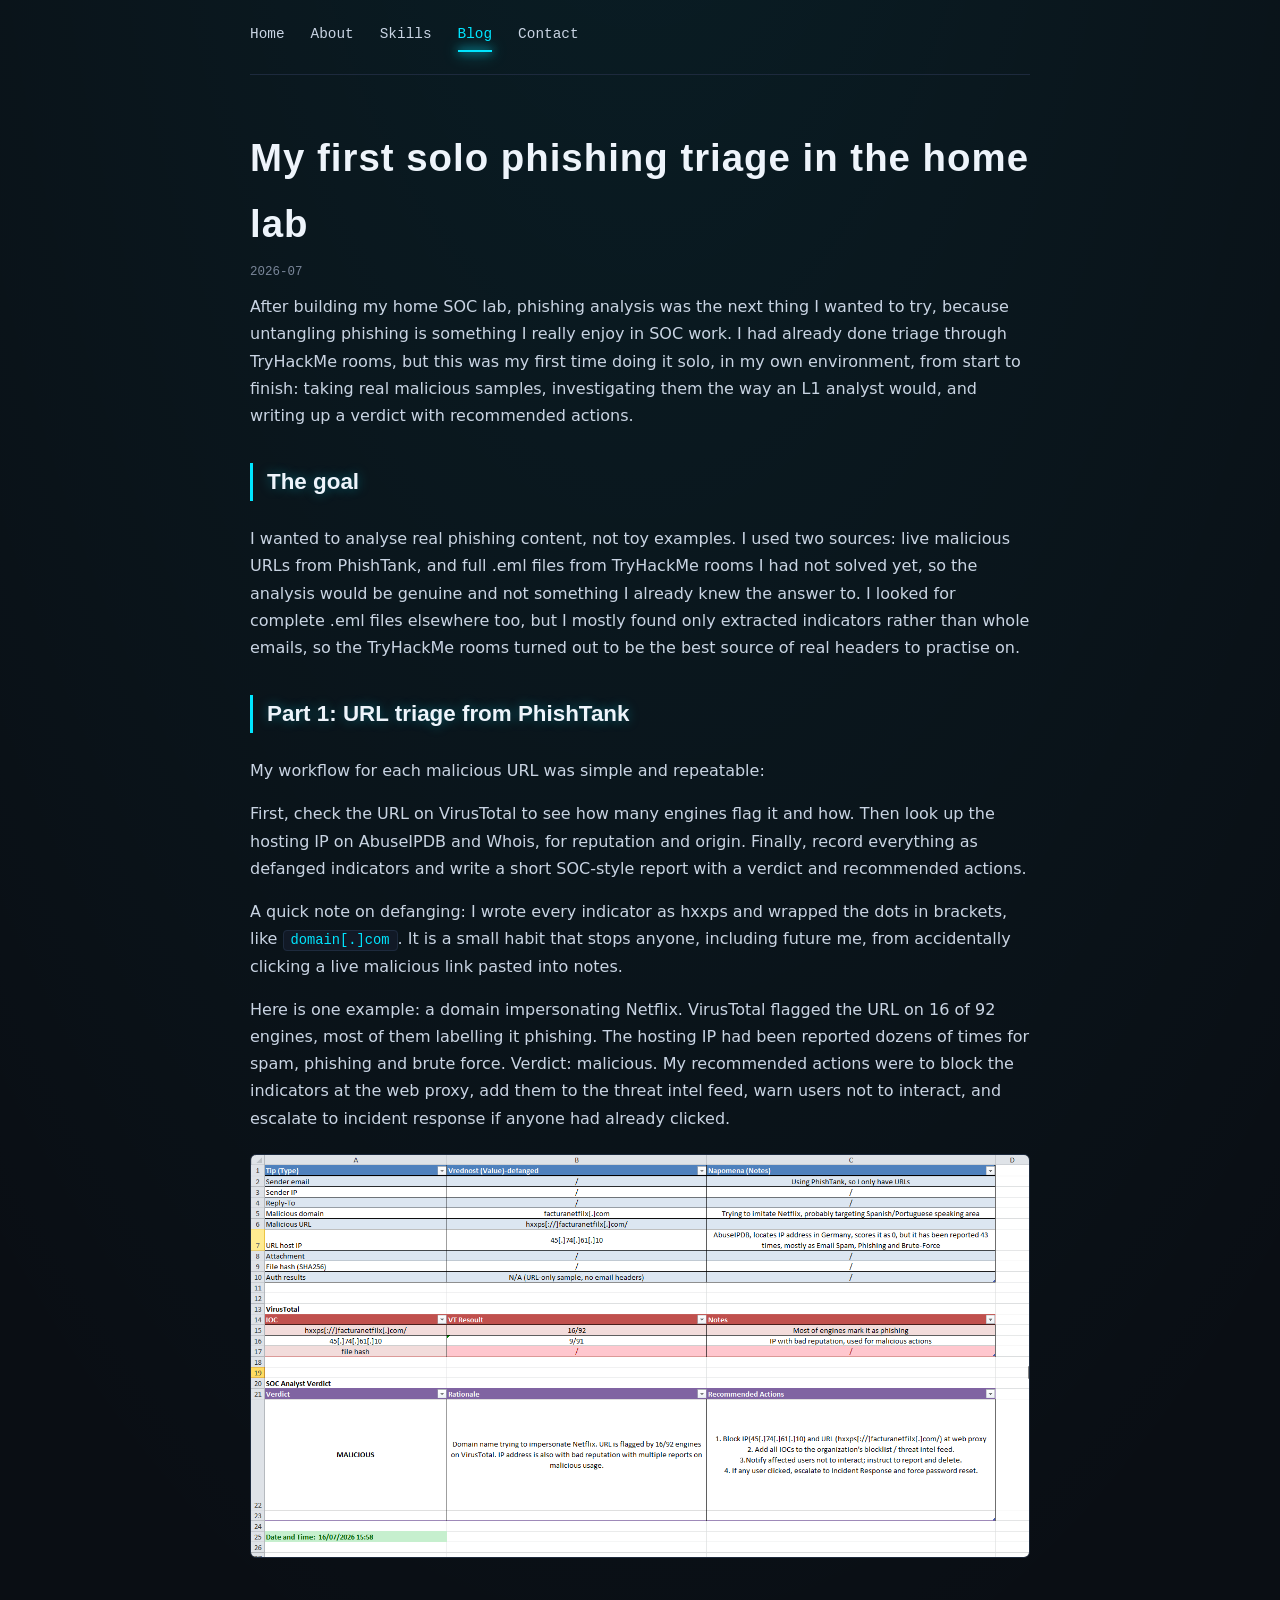
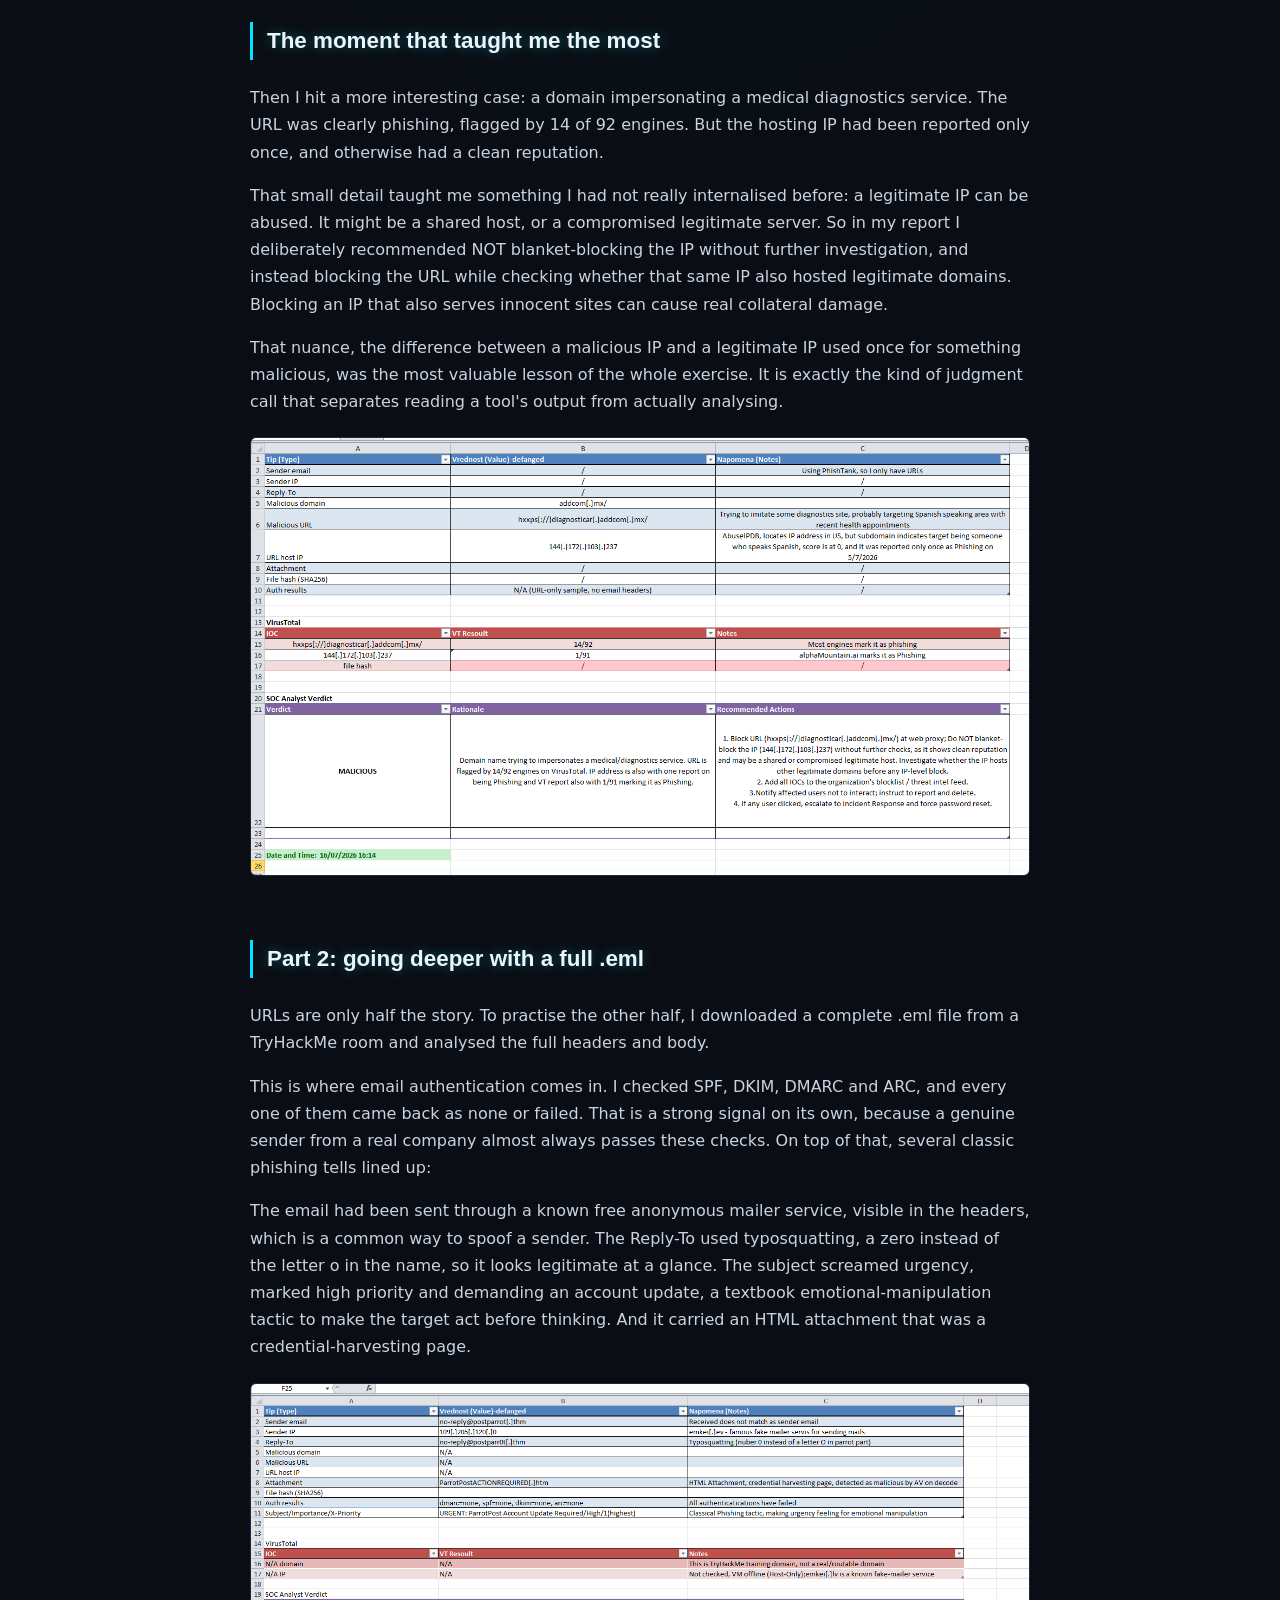
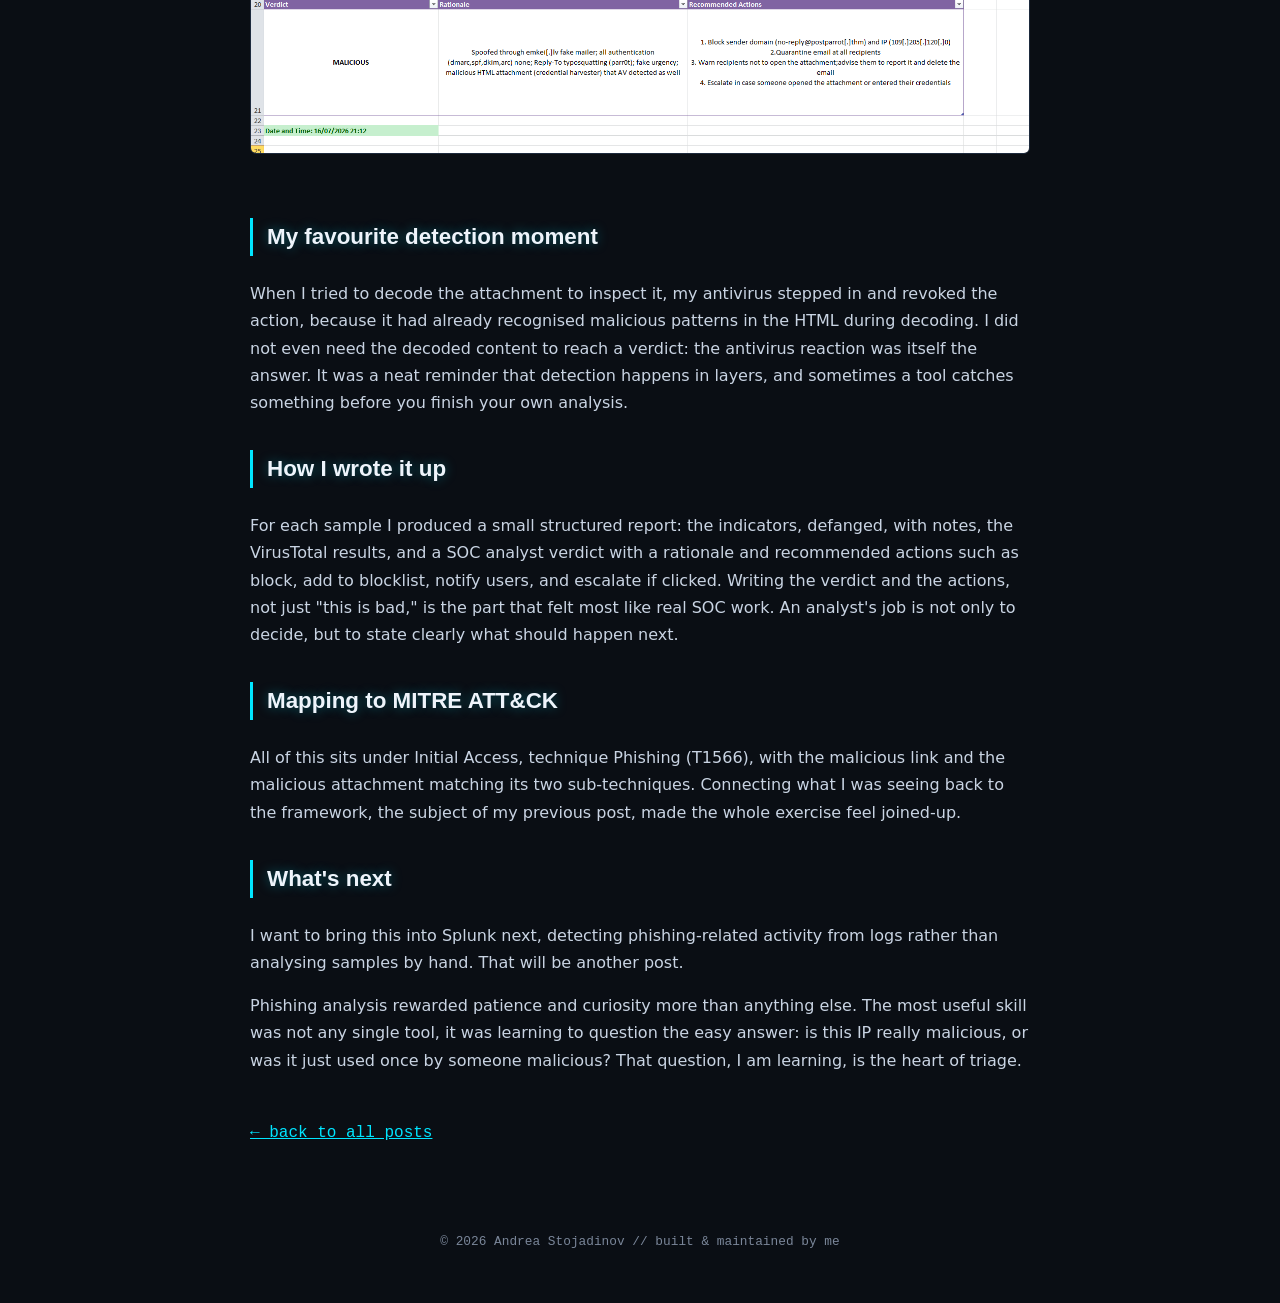
<file: posts/phishing-triage-home-lab.html>
<!DOCTYPE html>
<html lang="en">
<head>
    <meta charset="UTF-8">
    <meta name="viewport" content="width=device-width, initial-scale=1.0">
    <meta http-equiv="Content-Security-Policy" content="default-src 'self'; script-src 'self'; style-src 'self' https://fonts.googleapis.com; font-src 'self' https://fonts.gstatic.com; img-src 'self' data:; connect-src 'self'; base-uri 'self'; form-action 'none'; object-src 'none'; upgrade-insecure-requests">
    <meta name="referrer" content="strict-origin-when-cross-origin">

    <title>My first solo phishing triage in the home lab | Andrea Stojadinov</title>

    <link rel="preconnect" href="https://fonts.googleapis.com">
    <link rel="preconnect" href="https://fonts.gstatic.com" crossorigin>
    <link href="https://fonts.googleapis.com/css2?family=Chakra+Petch:wght@600;700&family=JetBrains+Mono:wght@400;500&display=swap" rel="stylesheet">

    <link rel="stylesheet" href="../style.css">
</head>
<body>

    <nav>
        <a href="../index.html">Home</a>
        <a href="../index.html#about">About</a>
        <a href="../index.html#skills">Skills</a>
        <a href="../blog.html" class="active">Blog</a>
        <a href="../index.html#contact">Contact</a>
    </nav>

    <article>
        <h1>My first solo phishing triage in the home lab</h1>
        <p class="post-date">2026-07</p>

        <p>
            After building my home SOC lab, phishing analysis was the next thing
            I wanted to try, because untangling phishing is something I really
            enjoy in SOC work. I had already done triage through TryHackMe
            rooms, but this was my first time doing it solo, in my own
            environment, from start to finish: taking real malicious samples,
            investigating them the way an L1 analyst would, and writing up a
            verdict with recommended actions.
        </p>

        <h2>The goal</h2>
        <p>
            I wanted to analyse real phishing content, not toy examples. I used
            two sources: live malicious URLs from PhishTank, and full .eml files
            from TryHackMe rooms I had not solved yet, so the analysis would be
            genuine and not something I already knew the answer to. I looked for
            complete .eml files elsewhere too, but I mostly found only extracted
            indicators rather than whole emails, so the TryHackMe rooms turned
            out to be the best source of real headers to practise on.
        </p>

        <h2>Part 1: URL triage from PhishTank</h2>
        <p>
            My workflow for each malicious URL was simple and repeatable:
        </p>
        <p>
            First, check the URL on VirusTotal to see how many engines flag it
            and how. Then look up the hosting IP on AbuseIPDB and Whois, for
            reputation and origin. Finally, record everything as defanged
            indicators and write a short SOC-style report with a verdict and
            recommended actions.
        </p>
        <p>
            A quick note on defanging: I wrote every indicator as hxxps and
            wrapped the dots in brackets, like <code>domain[.]com</code>. It is
            a small habit that stops anyone, including future me, from
            accidentally clicking a live malicious link pasted into notes.
        </p>
        <p>
            Here is one example: a domain impersonating Netflix. VirusTotal
            flagged the URL on 16 of 92 engines, most of them labelling it
            phishing. The hosting IP had been reported dozens of times for spam,
            phishing and brute force. Verdict: malicious. My recommended actions
            were to block the indicators at the web proxy, add them to the
            threat intel feed, warn users not to interact, and escalate to
            incident response if anyone had already clicked.
        </p>
        <img src="../images/phishing-report-netflix.png" alt="Structured phishing analysis report for a Netflix-impersonating domain, with defanged indicators, VirusTotal results and a malicious verdict">

        <h2>The moment that taught me the most</h2>
        <p>
            Then I hit a more interesting case: a domain impersonating a medical
            diagnostics service. The URL was clearly phishing, flagged by 14 of
            92 engines. But the hosting IP had been reported only once, and
            otherwise had a clean reputation.
        </p>
        <p>
            That small detail taught me something I had not really internalised
            before: a legitimate IP can be abused. It might be a shared host, or
            a compromised legitimate server. So in my report I deliberately
            recommended NOT blanket-blocking the IP without further
            investigation, and instead blocking the URL while checking whether
            that same IP also hosted legitimate domains. Blocking an IP that
            also serves innocent sites can cause real collateral damage.
        </p>
        <p>
            That nuance, the difference between a malicious IP and a legitimate
            IP used once for something malicious, was the most valuable lesson
            of the whole exercise. It is exactly the kind of judgment call that
            separates reading a tool's output from actually analysing.
        </p>
        <img src="../images/phishing-report-ip-reputation.png" alt="Phishing analysis report for a medical diagnostics impersonation, showing a hosting IP with only one abuse report and a recommendation not to blanket-block it">

        <h2>Part 2: going deeper with a full .eml</h2>
        <p>
            URLs are only half the story. To practise the other half, I
            downloaded a complete .eml file from a TryHackMe room and analysed
            the full headers and body.
        </p>
        <p>
            This is where email authentication comes in. I checked SPF, DKIM,
            DMARC and ARC, and every one of them came back as none or failed.
            That is a strong signal on its own, because a genuine sender from a
            real company almost always passes these checks. On top of that,
            several classic phishing tells lined up:
        </p>
        <p>
            The email had been sent through a known free anonymous mailer
            service, visible in the headers, which is a common way to spoof a
            sender. The Reply-To used typosquatting, a zero instead of the
            letter o in the name, so it looks legitimate at a glance. The
            subject screamed urgency, marked high priority and demanding an
            account update, a textbook emotional-manipulation tactic to make the
            target act before thinking. And it carried an HTML attachment that
            was a credential-harvesting page.
        </p>
        <img src="../images/phishing-report-eml-headers.png" alt="Phishing analysis report from a full .eml file, showing failed SPF, DKIM, DMARC and ARC, a typosquatted Reply-To, an urgent subject and a malicious HTML attachment">

        <h2>My favourite detection moment</h2>
        <p>
            When I tried to decode the attachment to inspect it, my antivirus
            stepped in and revoked the action, because it had already recognised
            malicious patterns in the HTML during decoding. I did not even need
            the decoded content to reach a verdict: the antivirus reaction was
            itself the answer. It was a neat reminder that detection happens in
            layers, and sometimes a tool catches something before you finish
            your own analysis.
        </p>

        <h2>How I wrote it up</h2>
        <p>
            For each sample I produced a small structured report: the
            indicators, defanged, with notes, the VirusTotal results, and a SOC
            analyst verdict with a rationale and recommended actions such as
            block, add to blocklist, notify users, and escalate if clicked.
            Writing the verdict and the actions, not just "this is bad," is the
            part that felt most like real SOC work. An analyst's job is not only
            to decide, but to state clearly what should happen next.
        </p>

        <h2>Mapping to MITRE ATT&amp;CK</h2>
        <p>
            All of this sits under Initial Access, technique Phishing (T1566),
            with the malicious link and the malicious attachment matching its
            two sub-techniques. Connecting what I was seeing back to the
            framework, the subject of my previous post, made the whole exercise
            feel joined-up.
        </p>

        <h2>What's next</h2>
        <p>
            I want to bring this into Splunk next, detecting phishing-related
            activity from logs rather than analysing samples by hand. That will
            be another post.
        </p>
        <p>
            Phishing analysis rewarded patience and curiosity more than anything
            else. The most useful skill was not any single tool, it was learning
            to question the easy answer: is this IP really malicious, or was it
            just used once by someone malicious? That question, I am learning,
            is the heart of triage.
        </p>

        <a class="back-link" href="../blog.html">&larr; back to all posts</a>
    </article>

    <footer>
        <p>&copy; 2026 Andrea Stojadinov // built &amp; maintained by me</p>
    </footer>

</body>
</html>
</file>
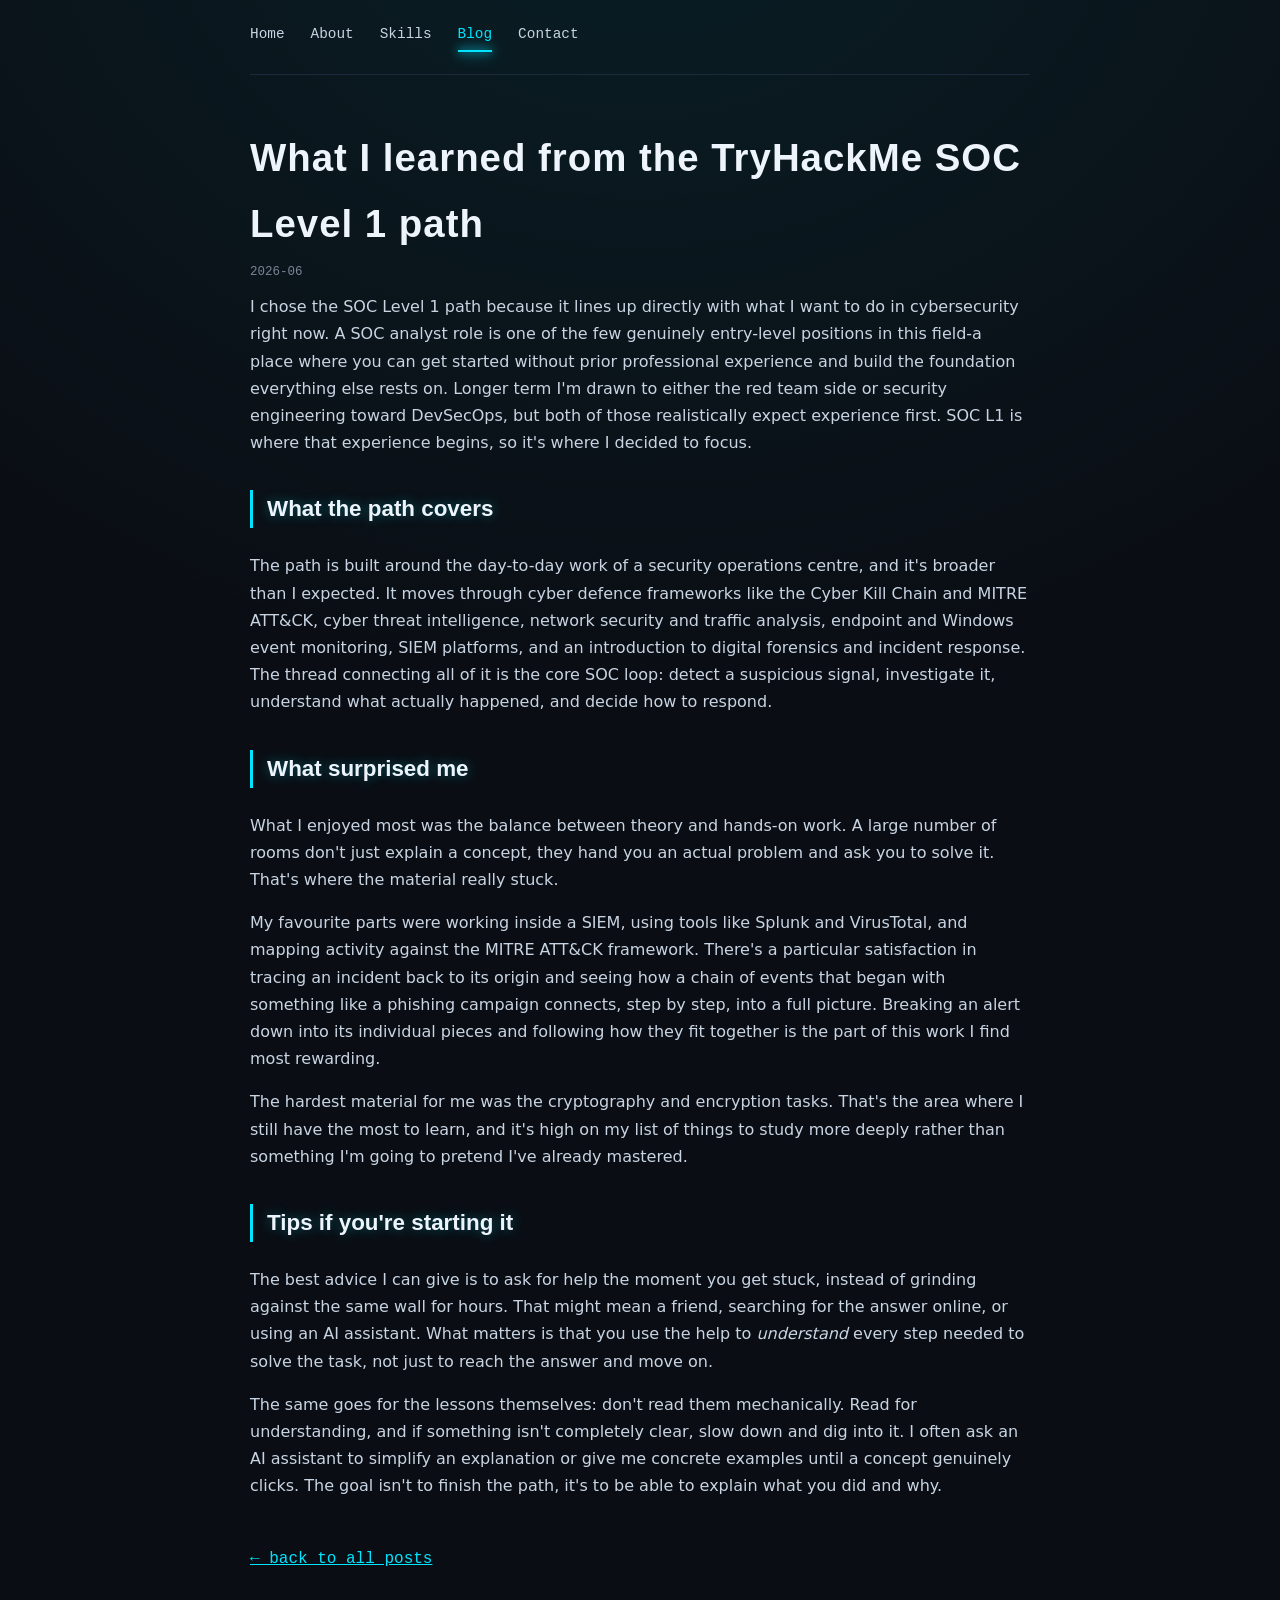
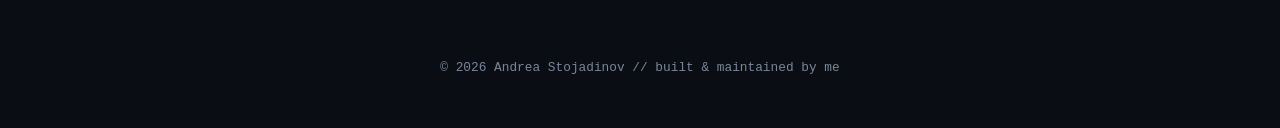
<file: posts/soc-l1-path-review.html>
<!DOCTYPE html>
<html lang="en">
<head>
    <meta charset="UTF-8">
    <meta name="viewport" content="width=device-width, initial-scale=1.0">

    
    <meta http-equiv="Content-Security-Policy" content="default-src 'self'; script-src 'self'; style-src 'self' https://fonts.googleapis.com; font-src 'self' https://fonts.gstatic.com; img-src 'self' data:; connect-src 'self'; base-uri 'self'; form-action 'none'; object-src 'none'; upgrade-insecure-requests">
    <meta name="referrer" content="strict-origin-when-cross-origin">

    <title>What I learned from the TryHackMe SOC Level 1 path | Andrea Stojadinov</title>

    <link rel="preconnect" href="https://fonts.googleapis.com">
    <link rel="preconnect" href="https://fonts.gstatic.com" crossorigin>
    <link href="https://fonts.googleapis.com/css2?family=Chakra+Petch:wght@600;700&family=JetBrains+Mono:wght@400;500&display=swap" rel="stylesheet">

    
    <link rel="stylesheet" href="../style.css">
</head>
<body>

    <nav>
        <a href="../index.html">Home</a>
        <a href="../index.html#about">About</a>
        <a href="../index.html#skills">Skills</a>
        <a href="../blog.html" class="active">Blog</a>
        <a href="../index.html#contact">Contact</a>
    </nav>

    <article>
        <h1>What I learned from the TryHackMe SOC Level 1 path</h1>
        <p class="post-date">2026-06</p>

        <p>
            I chose the SOC Level 1 path because it lines up directly with what I
            want to do in cybersecurity right now. A SOC analyst role is one of the
            few genuinely entry-level positions in this field-a place where
            you can get started without prior professional experience and build the
            foundation everything else rests on. Longer term I'm drawn to either the
            red team side or security engineering toward DevSecOps, but both of those
            realistically expect experience first. SOC L1 is where that experience
            begins, so it's where I decided to focus.
        </p>

        <h2>What the path covers</h2>
        <p>
            The path is built around the day-to-day work of a security operations
            centre, and it's broader than I expected. It moves through cyber defence
            frameworks like the Cyber Kill Chain and MITRE ATT&amp;CK, cyber threat
            intelligence, network security and traffic analysis, endpoint and
            Windows event monitoring, SIEM platforms, and an introduction to digital
            forensics and incident response. The thread connecting all of it is the
            core SOC loop: detect a suspicious signal, investigate it, understand
            what actually happened, and decide how to respond.
        </p>

        <h2>What surprised me</h2>
        <p>
            What I enjoyed most was the balance between theory and hands-on work.
            A large number of rooms don't just explain a concept, they hand
            you an actual problem and ask you to solve it. That's where the material
            really stuck.
        </p>
        <p>
            My favourite parts were working inside a SIEM, using tools like Splunk
            and VirusTotal, and mapping activity against the MITRE ATT&amp;CK
            framework. There's a particular satisfaction in tracing an incident back
            to its origin and seeing how a chain of events that began with
            something like a phishing campaign connects, step by step, into a full
            picture. Breaking an alert down into its individual pieces and following
            how they fit together is the part of this work I find most rewarding.
        </p>
        <p>
            The hardest material for me was the cryptography and encryption tasks.
            That's the area where I still have the most to learn, and it's high on my
            list of things to study more deeply rather than something I'm going to
            pretend I've already mastered.
        </p>

        <h2>Tips if you're starting it</h2>
        <p>
            The best advice I can give is to ask for help the moment you get stuck,
            instead of grinding against the same wall for hours. That might mean a
            friend, searching for the answer online, or using an AI assistant.
            What matters is that you use the help to <em>understand</em> every step
            needed to solve the task, not just to reach the answer and move on.
        </p>
        <p>
            The same goes for the lessons themselves: don't read them mechanically.
            Read for understanding, and if something isn't completely clear, slow
            down and dig into it. I often ask an AI assistant to simplify an
            explanation or give me concrete examples until a concept genuinely
            clicks. The goal isn't to finish the path, it's to be able to
            explain what you did and why.
        </p>

        <a class="back-link" href="../blog.html">&larr; back to all posts</a>
    </article>

    <footer>
        <p>&copy; 2026 Andrea Stojadinov // built &amp; maintained by me</p>
    </footer>

</body>
</html>
</file>
<file: style.css>
/* style.css — site-wide styles */

* {
    margin: 0;
    padding: 0;
    box-sizing: border-box;
}

:root {
    --bg: #0a0e14;
    --panel: #111926;
    --text: #c9d4e3;
    --muted: #7a8699;
    --neon: #00e5ff;
    --neon2: #ff2e88;
    --border: #1d2a3d;
}

html {
    scroll-behavior: smooth;
}

body {
    font-family: "Segoe UI", system-ui, sans-serif;
    background-color: var(--bg);
    background-image: radial-gradient(ellipse 80% 50% at 50% -10%,
                        rgba(0, 229, 255, 0.08), transparent);
    color: var(--text);
    line-height: 1.7;
    max-width: 820px;
    margin: 0 auto;
    padding: 0 20px;
}

h1, h2, h3 {
    font-family: "Chakra Petch", "Segoe UI", sans-serif;
    color: #eef4fb;
}

::selection {
    background: var(--neon);
    color: var(--bg);
}

a {
    color: var(--neon);
}

a:hover {
    color: #7df3ff;
}

/* Navigation */
nav {
    display: flex;
    gap: 26px;
    padding: 22px 0;
    border-bottom: 1px solid var(--border);
    font-family: "JetBrains Mono", monospace;
    font-size: 0.9rem;
}

nav a {
    color: var(--text);
    text-decoration: none;
    position: relative;
    padding-bottom: 6px;
}

nav a::after {
    content: "";
    position: absolute;
    left: 0;
    bottom: 0;
    width: 100%;
    height: 2px;
    background: var(--neon);
    box-shadow: 0 0 8px var(--neon), 0 0 16px var(--neon);
    transform: scaleX(0);
    transform-origin: left;
    transition: transform 0.25s ease;
}

nav a:hover::after,
nav a.active::after {
    transform: scaleX(1);
}

nav a.active {
    color: var(--neon);
}

/* Sections */
section {
    padding: 60px 0;
    border-bottom: 1px solid var(--border);
}

h1 {
    font-size: 2.4rem;
    letter-spacing: 1px;
    margin-bottom: 6px;
}

h2 {
    font-size: 1.4rem;
    margin-bottom: 24px;
    padding-left: 14px;
    border-left: 3px solid var(--neon);
    text-shadow: 0 0 12px rgba(0, 229, 255, 0.35);
}

p {
    margin-bottom: 16px;
}

ul {
    margin-left: 20px;
    margin-bottom: 15px;
}

.tagline {
    font-family: "JetBrains Mono", monospace;
    color: var(--neon);
    font-size: 1rem;
    margin-bottom: 18px;
}

/* Hero terminal */
.terminal {
    background: var(--panel);
    border: 1px solid var(--border);
    border-radius: 8px;
    padding: 26px 30px;
    font-family: "JetBrains Mono", monospace;
    box-shadow: 0 0 30px rgba(0, 229, 255, 0.07);
}

.terminal .prompt {
    color: var(--neon2);
}

.terminal .cmd-line {
    color: var(--muted);
    margin-bottom: 14px;
    font-size: 0.9rem;
}

.cursor {
    display: inline-block;
    width: 9px;
    height: 1.1em;
    background: var(--neon);
    vertical-align: text-bottom;
    animation: blink 1.1s steps(1) infinite;
}

@keyframes blink {
    50% { opacity: 0; }
}

/* Skills chips */
.chips {
    display: flex;
    flex-wrap: wrap;
    gap: 12px;
    list-style: none;
    margin: 0;
}

.chips li {
    font-family: "JetBrains Mono", monospace;
    font-size: 0.85rem;
    padding: 8px 14px;
    background: var(--panel);
    border: 1px solid var(--border);
    border-radius: 6px;
    transition: border-color 0.2s, box-shadow 0.2s;
}

.chips li:hover {
    border-color: var(--neon);
    box-shadow: 0 0 12px rgba(0, 229, 255, 0.35);
}

/* Certification progress rings */
.cert-grid {
    display: flex;
    flex-wrap: wrap;
    gap: 24px 22px;
}

.cert-ring {
    position: relative;
    width: 104px;
    display: flex;
    flex-direction: column;
    align-items: center;
    text-align: center;
}

.cert-ring .ring {
    width: 68px;
    height: 68px;
    transform: rotate(-90deg);
}

.ring-track {
    fill: none;
    stroke: rgba(29, 42, 61, 0.6);
    stroke-width: 5;
}

.ring-fill {
    fill: none;
    stroke-width: 5;
    stroke-linecap: round;
    stroke-dasharray: 327;
    stroke-dashoffset: 327;
    transition: stroke-dashoffset 1.4s ease;
}

.cert-ring.done .ring-fill {
    stroke: var(--neon);
    filter: drop-shadow(0 0 3px var(--neon));
}

.cert-ring.progress .ring-fill {
    stroke: var(--neon2);
    filter: drop-shadow(0 0 3px var(--neon2));
}

.ring-pct {
    position: absolute;
    top: 34px;
    left: 0;
    right: 0;
    transform: translateY(-50%);
    font-family: "JetBrains Mono", monospace;
    font-size: 0.72rem;
    font-weight: 500;
}

.cert-ring.done .ring-pct {
    color: var(--neon);
}

.cert-ring.progress .ring-pct {
    color: var(--neon2);
}

.cert-name {
    margin-top: 10px;
    font-size: 0.78rem;
    line-height: 1.35;
    color: var(--text);
}

/* Contact buttons */
.contact-links {
    display: flex;
    gap: 16px;
    flex-wrap: wrap;
    list-style: none;
}

.contact-links a {
    display: inline-block;
    font-family: "JetBrains Mono", monospace;
    text-decoration: none;
    padding: 10px 22px;
    border: 1px solid var(--neon);
    border-radius: 6px;
    transition: box-shadow 0.2s, background 0.2s;
}

.contact-links a:hover {
    box-shadow: 0 0 14px rgba(0, 229, 255, 0.5);
    background: rgba(0, 229, 255, 0.08);
}

/* Blog */
.post-preview {
    background: var(--panel);
    border: 1px solid var(--border);
    border-left: 3px solid var(--neon);
    border-radius: 6px;
    padding: 20px 24px;
    margin-bottom: 24px;
    transition: box-shadow 0.2s;
}

.post-preview:hover {
    box-shadow: 0 0 16px rgba(0, 229, 255, 0.2);
}

.post-preview h3 {
    font-size: 1.15rem;
    margin-bottom: 4px;
}

.post-preview h3 a {
    text-decoration: none;
}

.post-date {
    font-family: "JetBrains Mono", monospace;
    font-size: 0.78rem;
    color: var(--muted);
    margin-bottom: 10px;
}

article {
    padding: 50px 0;
}

article h2 {
    margin-top: 34px;
}

.back-link {
    display: inline-block;
    margin-top: 30px;
    font-family: "JetBrains Mono", monospace;
}

/* Footer */
footer {
    padding: 34px 0;
    font-family: "JetBrains Mono", monospace;
    font-size: 0.8rem;
    color: var(--muted);
    text-align: center;
}

a:focus-visible {
    outline: 2px solid var(--neon2);
    outline-offset: 3px;
}

/* Reduced motion */
@media (prefers-reduced-motion: reduce) {
    .cursor { animation: none; }
    html { scroll-behavior: auto; }
    nav a::after { transition: none; }
    .ring-fill { transition: none; }
}

/* Article images and inline code */
article img {
    max-width: 100%;
    border: 1px solid var(--border);
    border-radius: 6px;
    margin: 6px 0 22px;
}

article code {
    font-family: "JetBrains Mono", monospace;
    font-size: 0.86em;
    background: var(--panel);
    border: 1px solid var(--border);
    border-radius: 4px;
    padding: 2px 7px;
    color: var(--neon);
    overflow-wrap: anywhere;
}
</file>
